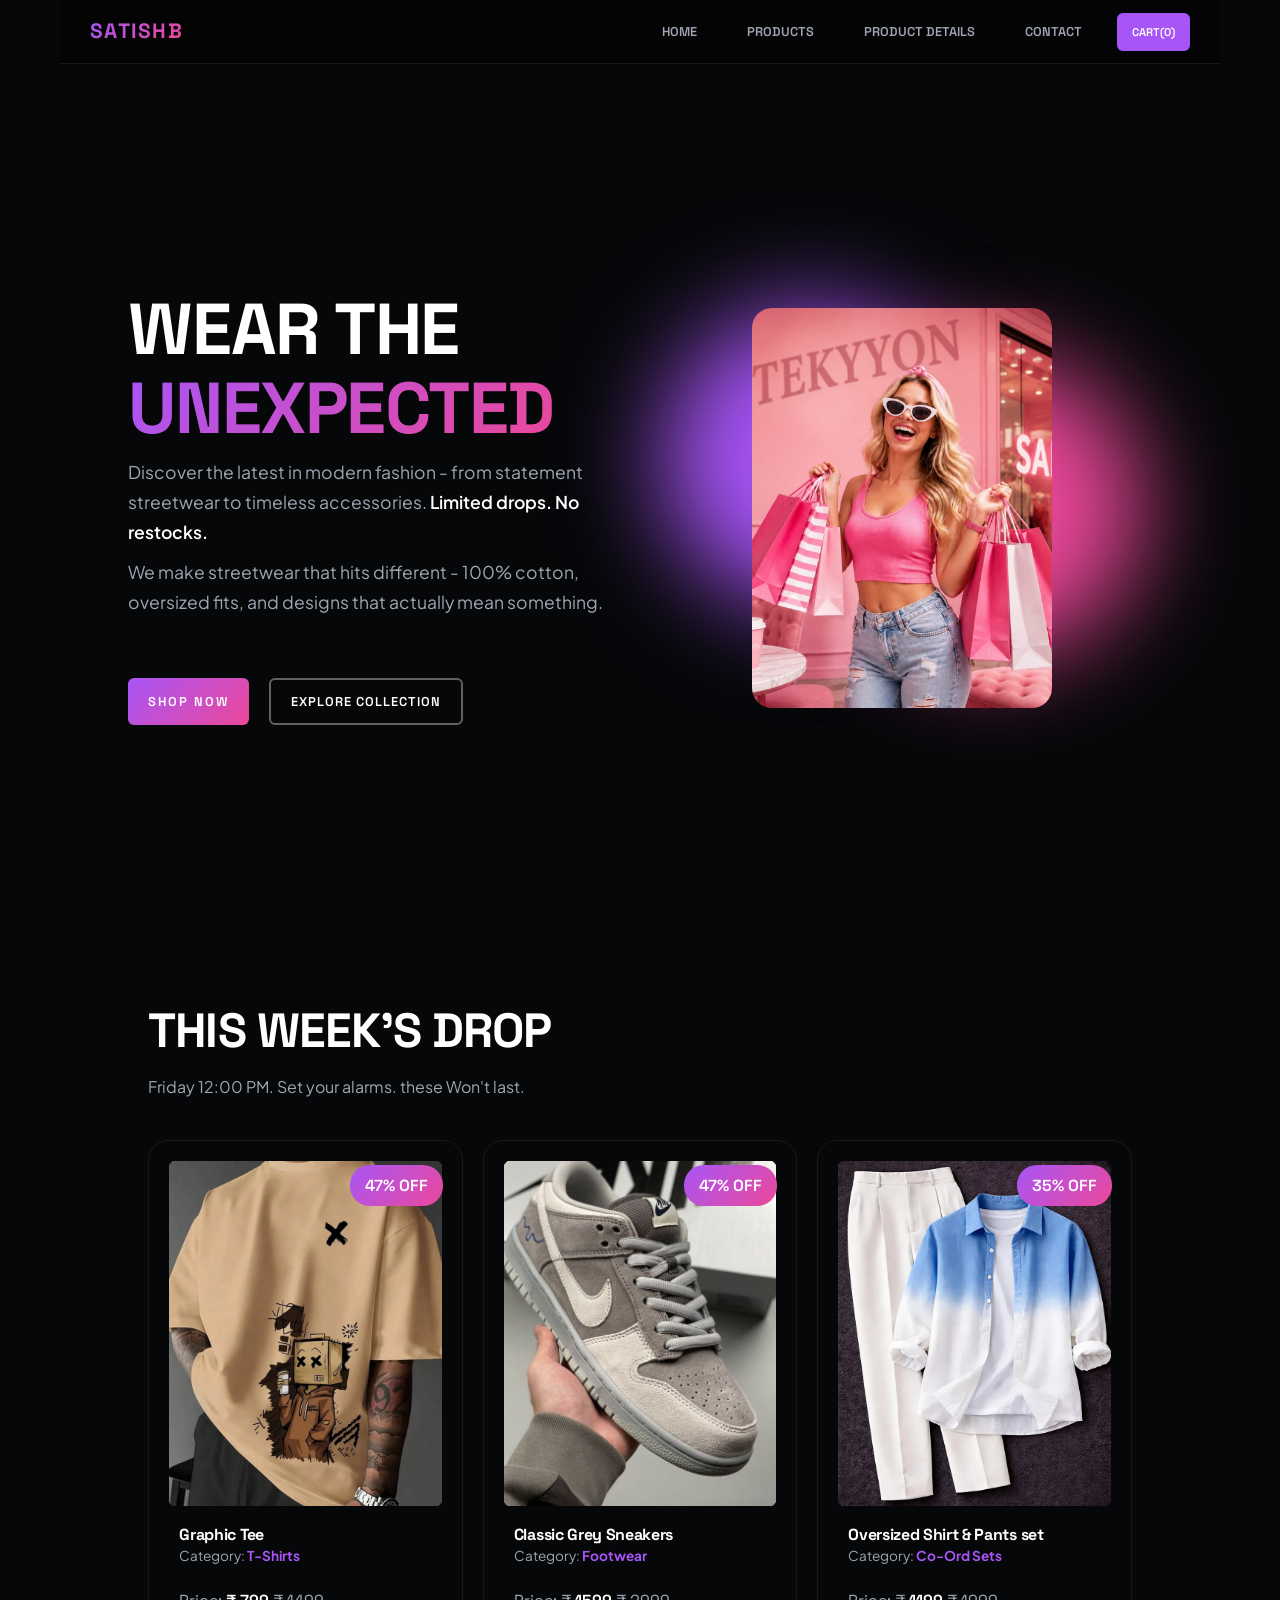
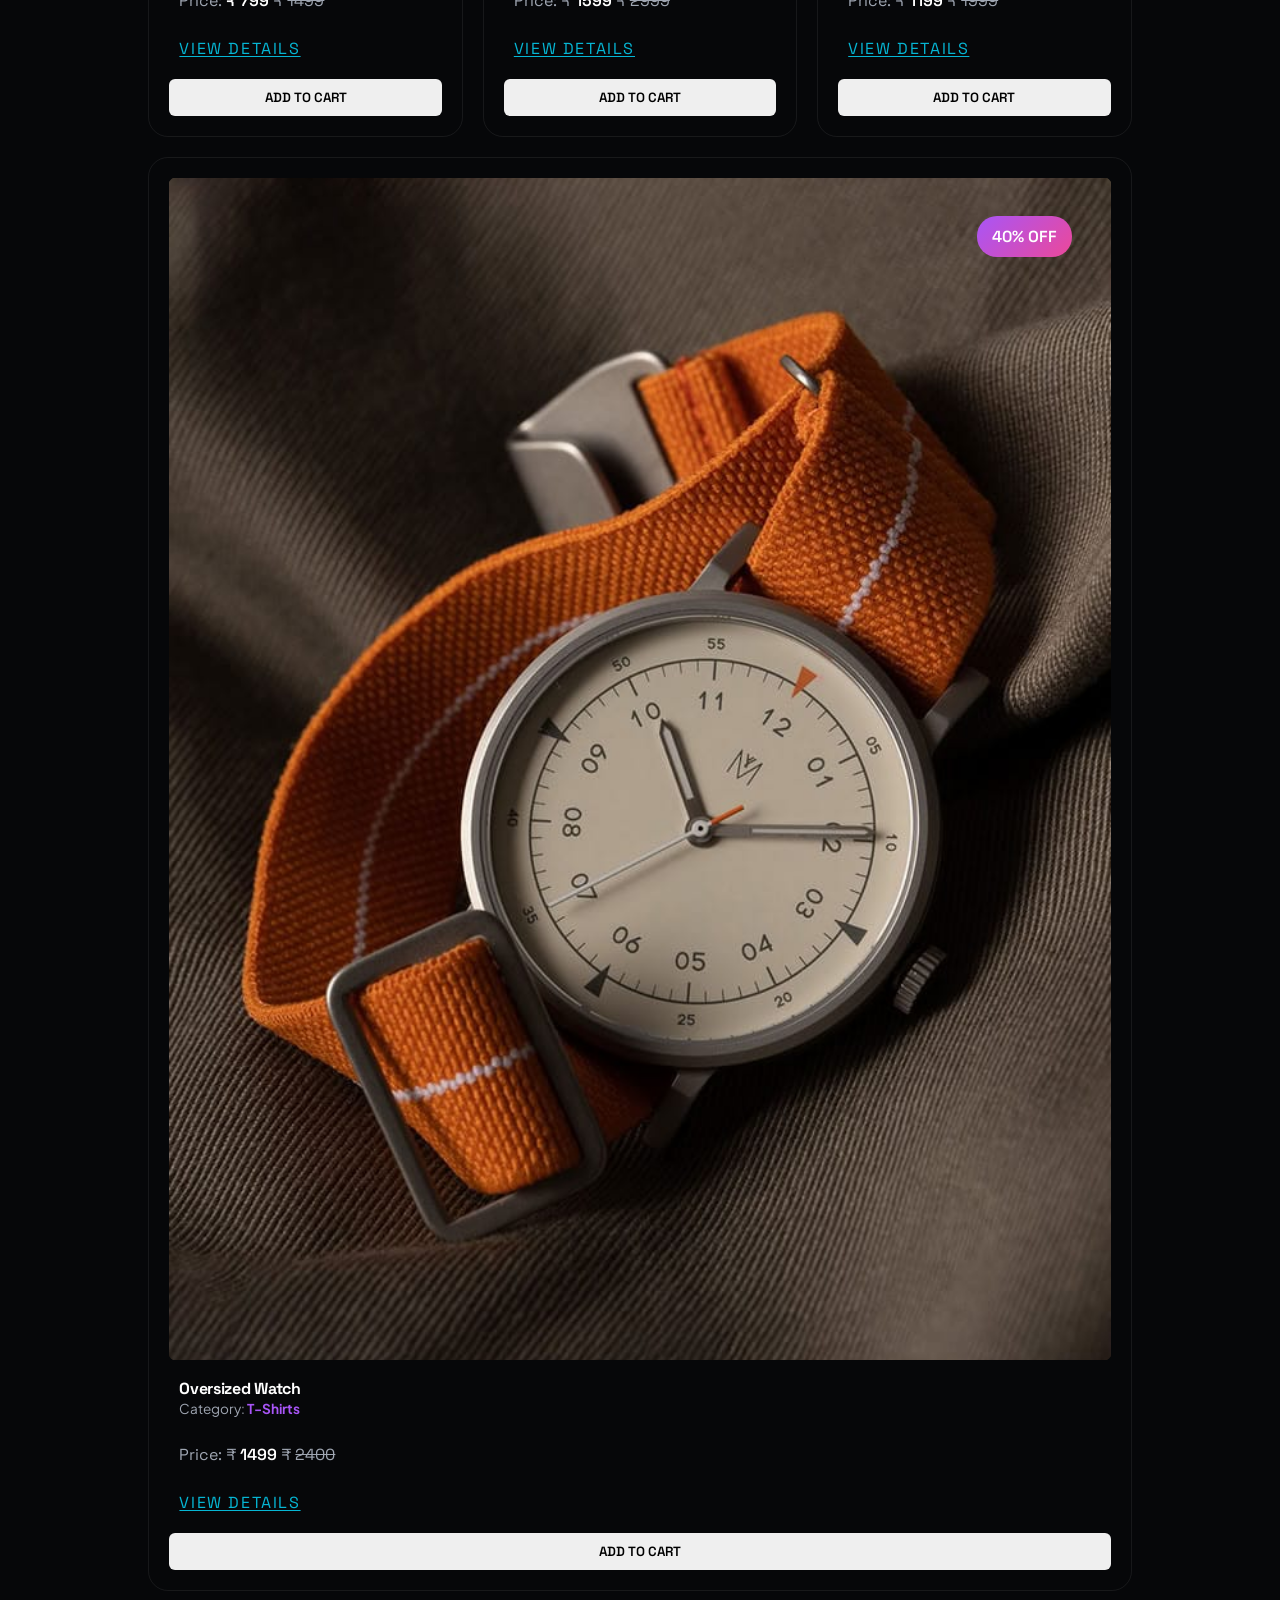
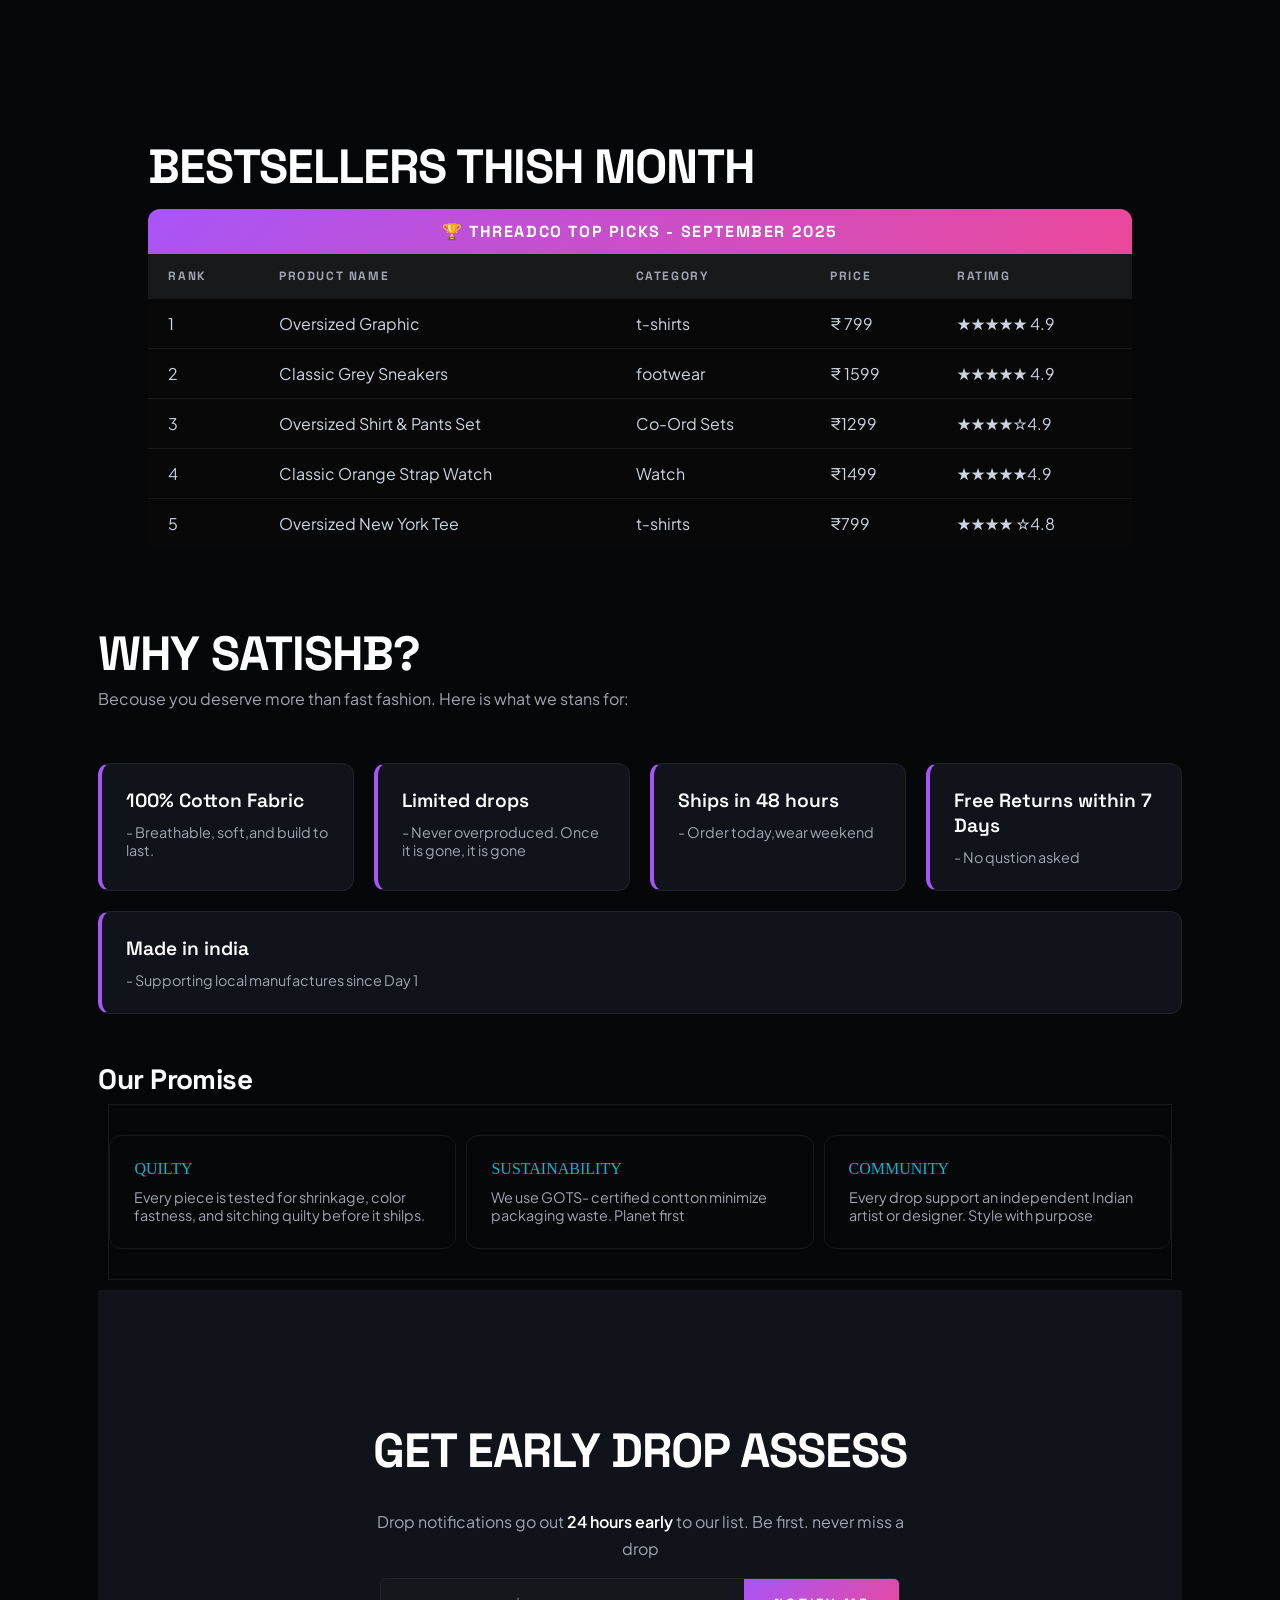
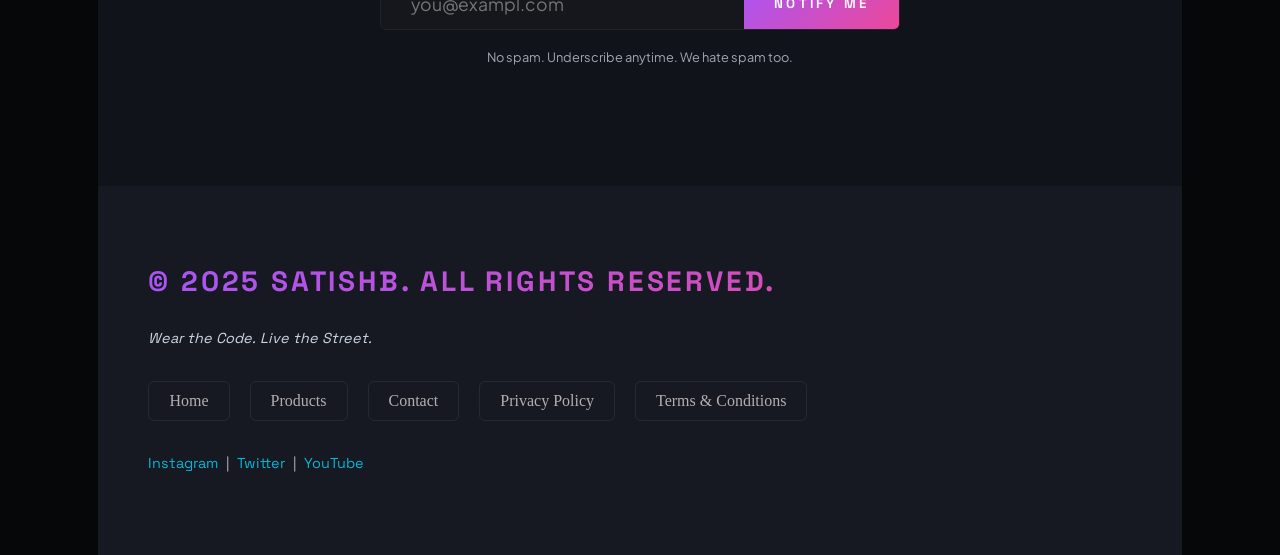
<file: index.html>
<!DOCTYPE html>
<html lang="en">

<head>
    <meta charset="UTF-8">
    <meta name="viewport" content="width=device-width, initial-scale=1.0">
    <title>SatishB. Tekyyon </title>
    <style>

    </style>

    <link rel="stylesheet" href="Style.css">
</head>

<body>

    <header>
        <h1>SatishB</h1>
        <nav>
            <ul>
                <li><a href="">Home</a></li>
                <li><a href="products.html">Products</a></li>
                <li><a href="ProductDetails.html">product Details</a></li>
                <li><a href="Contact.html">contact</a></li>
                <li><a href="">Cart(0)</a></li>
            </ul>
        </nav>


    </header>

    <main>
        <section id="hero">
            <div class="left-hero">

                <h2> Wear The<br> <span id="gradient-text">Unexpected</span> </h2>
                <p> Discover the latest in modern fashion - from statement streetwear to timeless accessories.
                    <strong>Limited drops. No restocks.</strong>
                </p>

                <p>We make streetwear that hits different - 100% cotton, oversized fits, and designs that actually mean
                    something.
                </p>

                <div id="cta">

                    <a href="ProductDetails.html" class="btn1">Shop Now</a>
                    <a href="products.html" class="btn2">Explore Collection </a>
                </div>

            </div>

            <div class="right-hero">

                <div class="glow orb1"> </div>
                <div class="glow orb2"></div>

                <img src="image/image 1.jpeg" alt="" height="400px">
            </div>

        </section>

        <section id="this">
            <h2>This week's Drop</h2>

            <p>Friday 12:00 PM. Set your alarms. these Won't last.</p>


            <div class="cards">

                <article>
                    <figure>

                        <img src="image/image 3.jpeg" width="500" height="" alt="">
                        <figcaption> Oversized drop Tee Vol.3</figcaption>

                    </figure>
                    <h3>Graphic Tee</h3>
                    <p> Category: <span>T-Shirts</span></p>
                    <p>Price:<strong> &#8377; 799</strong> &#8377 <s>1499</s>
                    </p>
                    <p><mark>
                            47% OFF
                        </mark></p>
                    <a href=""> View Details</a>
                    <button>Add to cart</button>

                </article>


                <article>

                    <figure>

                        <img src="image/image 10.jpeg" width="500" height="" alt="">
                        <figcaption> Oversized drop Tee Vol.3</figcaption>

                    </figure>
                    <h3>Classic Grey Sneakers</h3>
                    <p> Category: <span>Footwear</span> </p>
                    <p>Price: &#8377 <strong>1599</strong> &#8377 <s>2999</s>
                    </p>
                    <p><mark>
                            47% OFF
                        </mark></p>
                    <a href=""> View Details</a>
                    <button>Add to cart</button>

                </article>

                <article>

                    <figure>

                        <img src="image/image 6.jpeg" width="500" height="" alt="">
                        <figcaption> Oversized drop Tee Vol.3</figcaption>

                    </figure>
                    <h3>Oversized Shirt & Pants set</h3>
                    <p> Category: <span> Co-Ord Sets</span></p>
                    <p>Price: &#8377 <strong>1199</strong> &#8377 <s>1999</s>
                    </p>
                    <p><mark>
                            35% OFF
                        </mark></p>
                    <a href=""> View Details</a>
                    <button>Add to cart</button>

                </article>

                <article>
                    <figure>

                        <img src="image/image 9.jpeg" width="500" height="" alt="">
                        <figcaption> Oversized drop Tee Vol.3</figcaption>

                    </figure>
                    <h3>Oversized Watch</h3>
                    <p> Category: <span>T-Shirts</span></p>
                    <p>Price: &#8377 <strong>1499</strong> &#8377 <s>2400</s>
                    </p>
                    <p><mark>
                            40% OFF
                        </mark></p>
                    <a href=""> View Details</a>
                    <button>Add to cart</button>
                </article>

            </div>

        </section>

        <section class="best-sellers" id="best-seller-month">
            <h2> Bestsellers thish month</h2>
            <table>
                <tr>
                    <th colspan="5">&#127942 ThreadCo Top Picks - September 2025 </th>

                </tr>
                <tr>
                    <th>Rank</th>
                    <th>Product Name </th>
                    <th>category</th>
                    <th>Price </th>
                    <th>Ratimg</th>
                </tr>
                <tr>
                    <td>1 </td>
                    <td>Oversized Graphic</td>
                    <td>t-shirts</td>
                    <td> &#8377; 799</td>
                    <td> &#9733;&#9733;&#9733;&#9733;&#9733; 4.9</td>
                </tr>
                <tr>
                    <td>2</td>
                    <td>Classic Grey Sneakers </td>
                    <td>footwear</td>
                    <td>&#8377; 1599</td>
                    <td>&#9733;&#9733;&#9733;&#9733;&#9733; 4.9</td>
                </tr>
                <tr>
                    <td>3</td>
                    <td>Oversized Shirt & Pants Set</td>
                    <td>Co-Ord Sets</td>
                    <td>&#8377;1299</td>
                    <td>&#9733;&#9733;&#9733;&#9733;&#9734;4.9</td>
                </tr>
                <tr>
                    <td>4</td>
                    <td>Classic Orange Strap Watch</td>
                    <td>Watch</td>
                    <td>&#8377;1499</td>
                    <td>&#9733;&#9733;&#9733;&#9733;&#9733;4.9</td>
                </tr>
                <tr>
                    <td>5</td>
                    <td>Oversized New York Tee</td>
                    <td>t-shirts</td>
                    <td>&#8377;799</td>
                    <td>&#9733;&#9733;&#9733;&#9733; &#9734;4.8</td>
                </tr>


            </table>


        </section>


        <section id="why-satishb">
            <h2>Why SatishB?</h2>
            <p>Becouse you deserve more than fast fashion. Here is what we stans for:</p>
            <ul>
                <li> <strong>100% Cotton Fabric</strong> - Breathable, soft,and build to last.</li>
                <li><strong>Limited drops </strong>- Never overproduced. Once it is gone, it is gone</li>
                <li><strong>Ships in 48 hours</strong> - Order today,wear weekend </li>
                <li> <strong>Free Returns within 7 Days</strong>- No qustion asked</li>
                <li><strong>Made in india</strong> - Supporting local manufactures since Day 1</li>
            </ul>
            <h3>Our Promise</h3>

            <dl>

                <section>
                    <dt>Quilty
                    <dd> Every piece is tested for shrinkage, color fastness, and sitching quilty before it shilps.</dd>
                    </dt>
                </section>
                <section>
                    <dt>Sustainability
                    <dd>We use GOTS- certified contton minimize packaging waste. Planet first</dd>
                    </dt>
                </section>
                <section>
                    <dt>Community
                    <dd>Every drop support an independent Indian artist or designer. Style with purpose </dd>
                    </dt>
                </section>







            </dl>


        </section>



        <section id="get-early">
            <h2>Get Early Drop Assess</h2>
            <p>Drop notifications go out <strong>24 hours early</strong> to our list. Be first. never miss a drop</p>

            <form action="">

                <!-- <label for="email">Your Email:</label> -->
                <input type="text" name="" id="email" name="email" placeholder="you@exampl.com">
                <button>Notify me</button>

            </form> <br>
            <small>No spam. Underscribe anytime. We hate spam too.</small>


        </section>

    </main>

    <footer id="footer">
        <h3>&copy; 2025 SatishB. All rights reserved.</h3>
        <p><em>Wear the Code. Live the Street.</em></p>
        <nav>
            <ul>
                <li><a href="index.html">Home</a></li>
                <li><a href="products.html">Products</a></li>
                <li><a href="contact.html">Contact</a></li>
                <li><a href="#">Privacy Policy</a></li>
                <li><a href="#">Terms &amp; Conditions</a></li>
            </ul>
        </nav>

        <p>
            <a href="https://www.instagram.com/tekyyon?stkn=MWV4MnNpa290YmE3" target="_blank">Instagram</a>
            &nbsp;|&nbsp;
            <a href="https://twitter.com" target="_blank">Twitter</a>
            &nbsp;|&nbsp;
            <a href="https://www.youtube.com/@tekyyon" target="_blank">YouTube</a>
        </p>
    </footer>




</body>

</html>
</file>
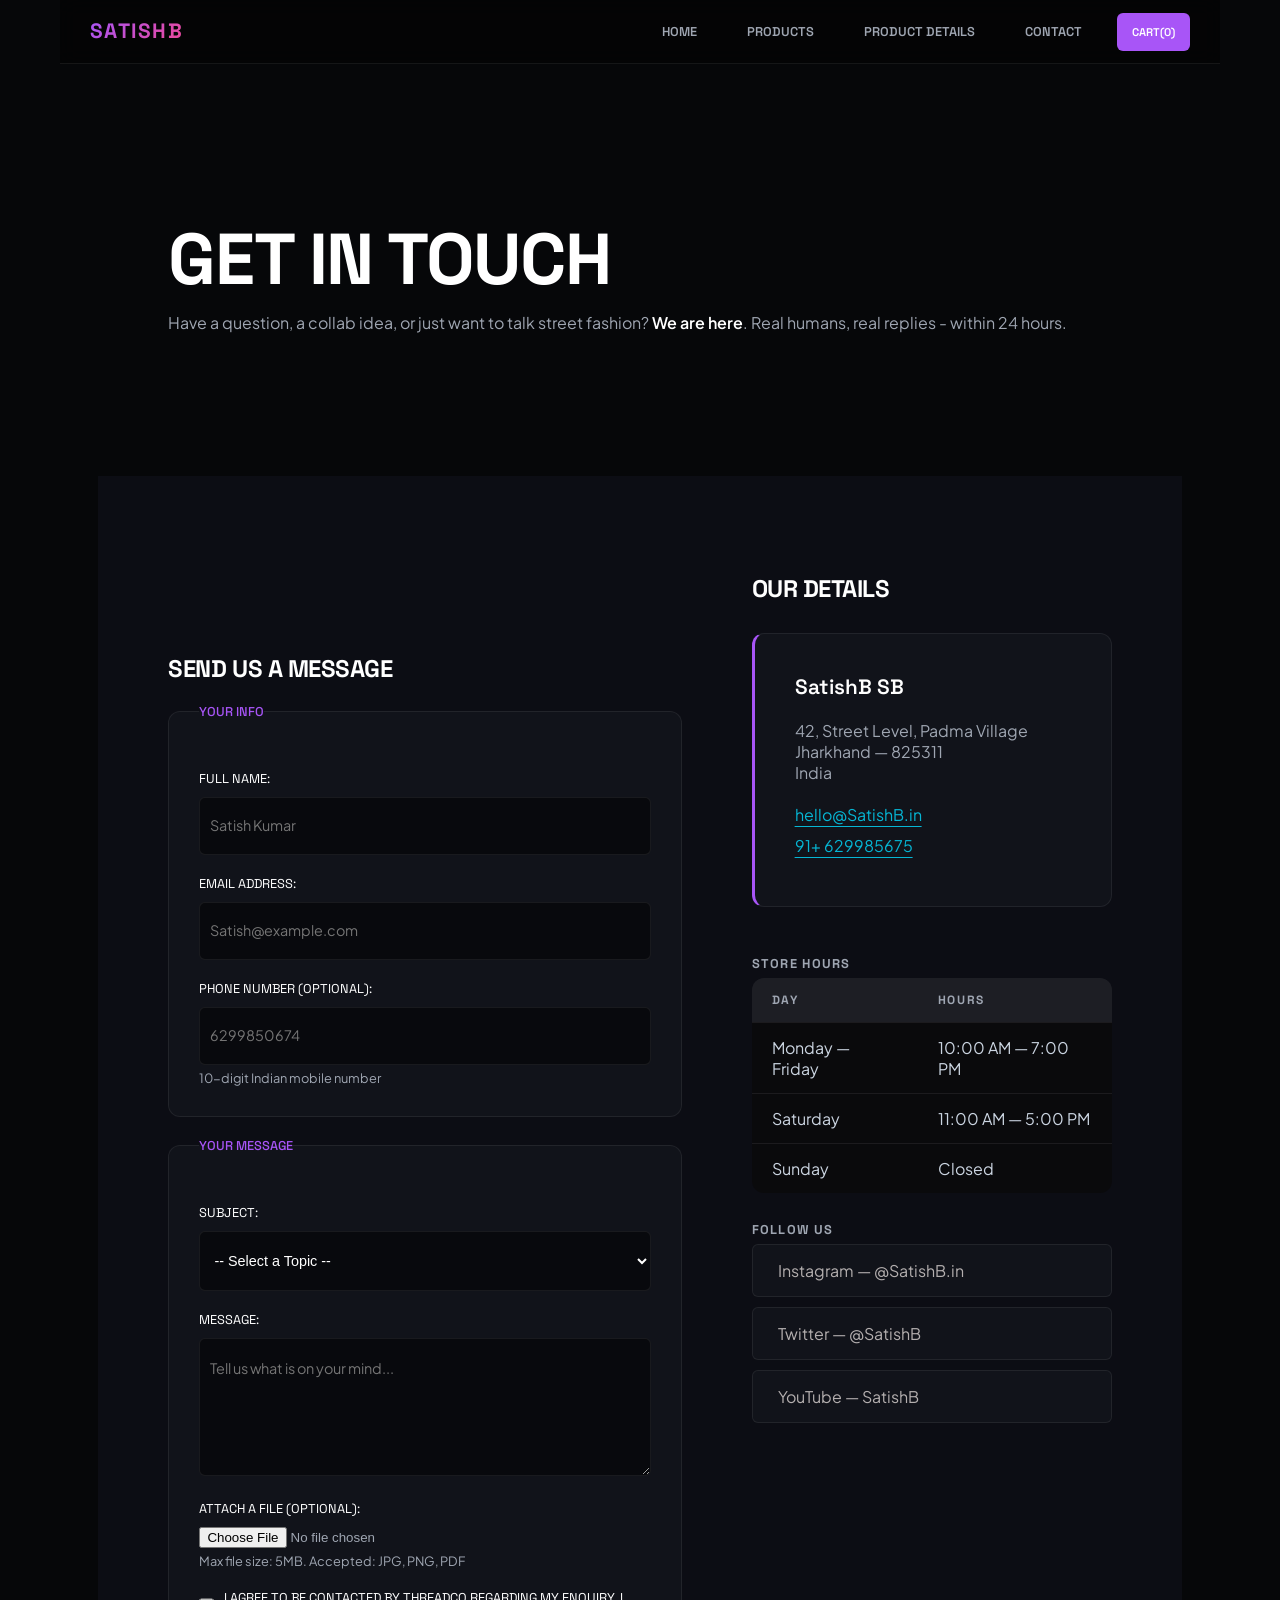
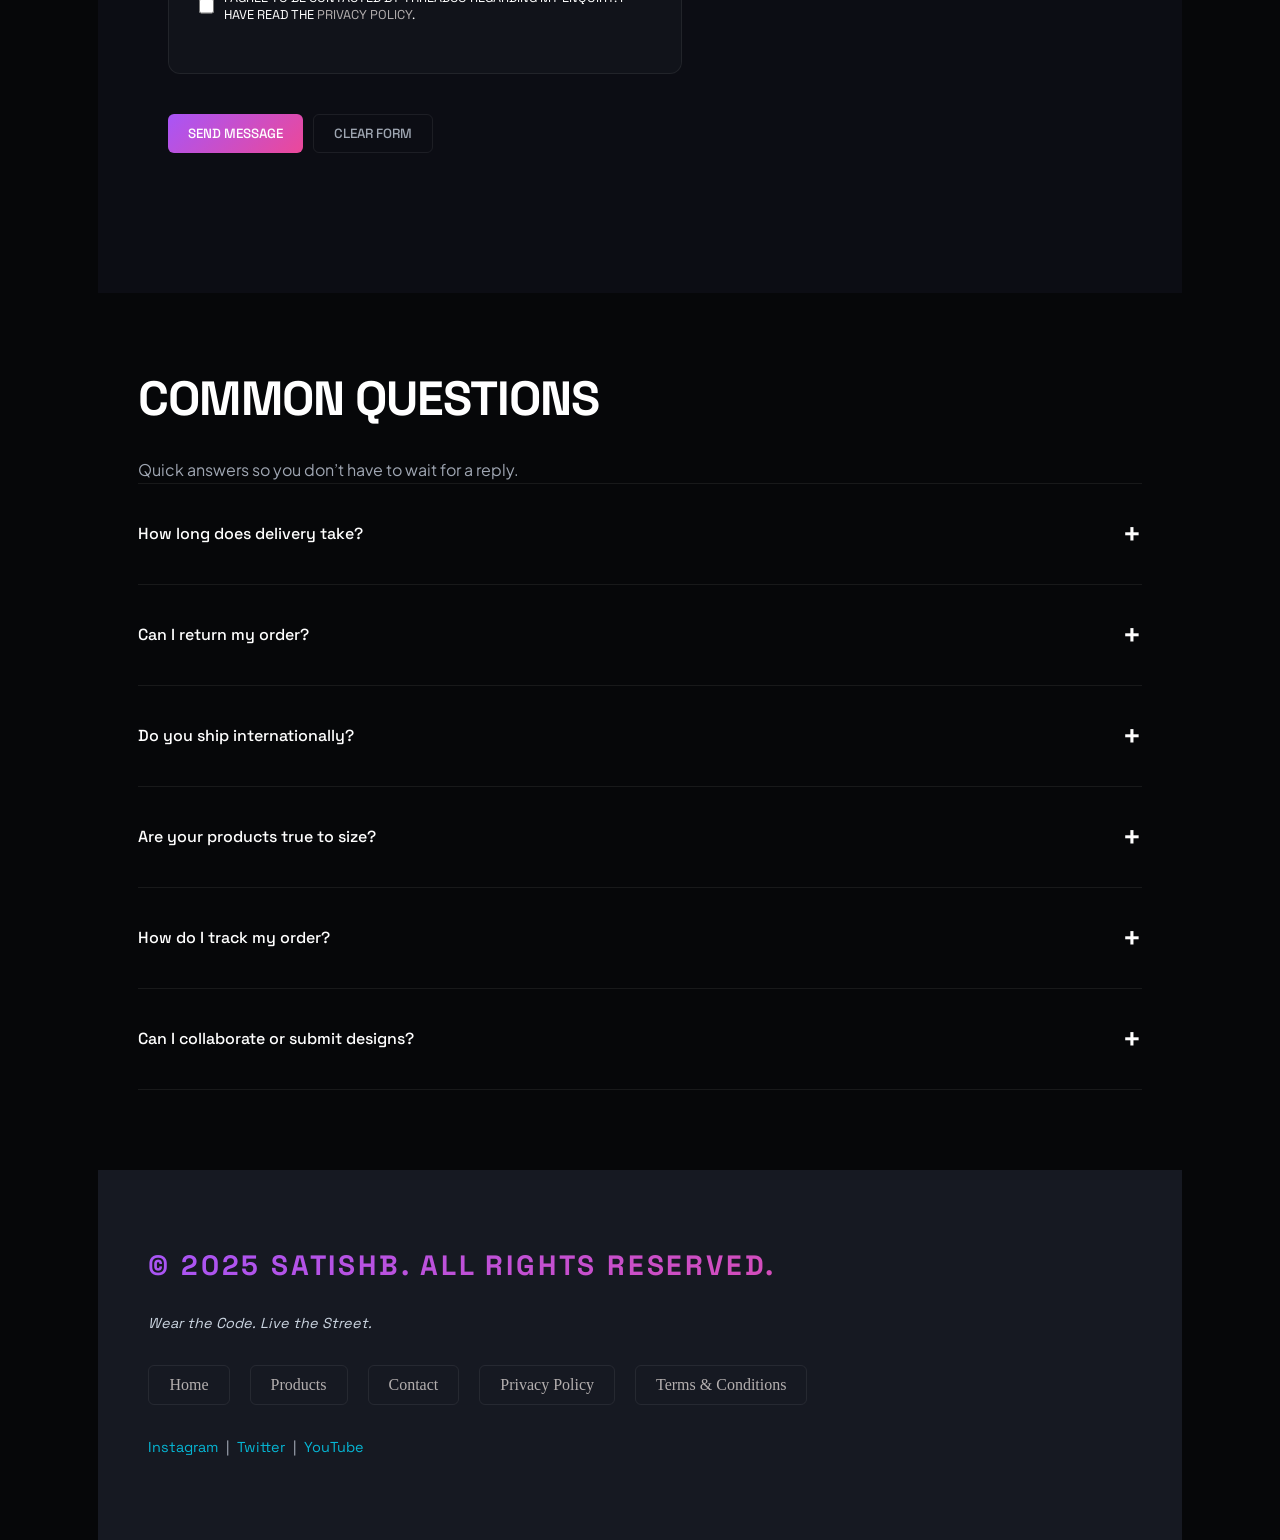
<file: Contact.html>
<!DOCTYPE html>
<html lang="en">

<head>
    <meta charset="UTF-8">
    <meta name="viewport" content="width=device-width, initial-scale=1.0">
   <title>SatishB. Tekyyon </title>
    <link rel="stylesheet" href="Style.css">
</head>

<body>


    <header>
        <h1>SatishB</h1>
        <!-- <p><em>Wear the Code, list the Streey.</em></p> -->
        <nav>
            <ul>
                <li><a href="index.html">Home</a></li>
                <li><a href="products.html">Products</a></li>
                <li><a href="ProductDetails.html">product Details</a></li>
                <li><a href="Contact.html">contact</a></li>
                <li><a href="">Cart(0)</a></li>
            </ul>
        </nav>



    </header>

    <main>
        <section class="get-in-touch">
            <h2>Get In Touch</h2>
            <p>Have a question, a collab idea, or just want to talk street fashion? <strong>We are here</strong>. Real
                humans, real replies - within 24 hours.</p>
        </section>

         <div class="details">
            <section class="send-us-message">
                <h2>Send Us a Message</h2>

                <form action="">

                    <fieldset>
                        <legend>Your Info</legend>

                        <label for="fullname">Full Name:</label>
                        <input type="text" id="fullname" name="fullname" placeholder="Satish Kumar" required
                            minlength="2" maxlength="60">

                        <label for="email">Email Address:</label>
                        <input type="email" id="email" name="email" placeholder="Satish@example.com" required>

                        <label for="phone">Phone Number (optional):</label>
                        <input type="tel" id="phone" name="phone" placeholder="6299850674">
                        <small>10-digit Indian mobile number</small>
                    </fieldset>


                    <fieldset>
                        <legend>Your Message</legend>

                        <label for="subject">Subject:</label>
                        <select id="subject" name="subject" required>
                            <option value="">-- Select a Topic --</option>
                            <option value="order-issue">Order Issue</option>
                            <option value="return-refund">Return / Refund</option>
                            <option value="collaboration">Collaboration / Partnership</option>
                            <option value="wholesale">Wholesale Enquiry</option>
                            <option value="general">General Query</option>
                        </select>

                        <label for="message">Message:</label>
                        <textarea id="message" name="message" rows="6" cols="50"
                            placeholder="Tell us what is on your mind..." required minlength="20"></textarea>

                        <label for="attachment">Attach a File (optional):</label>
                        <input type="file" id="attachment" name="attachment">
                        <small>Max file size: 5MB. Accepted: JPG, PNG, PDF</small>


                        <div class="consent">
                            <input type="checkbox" id="consent" name="consent" required>
                            <label for="consent">
                                I agree to be contacted by ThreadCo regarding my enquiry.
                                I have read the <a href="#">Privacy Policy</a>.
                            </label>
                        </div>
                    </fieldset>


                    <div class="contact-btns">
                        <button type="submit">Send Message</button>
                        <button type="reset">Clear Form</button>
                    </div>

                </form>
            </section>


            <section class="our-details">
                <h2>Our Details</h2>

                <address>
                    <strong>SatishB SB</strong> <br>
                    42, Street Level, Padma Village <br>
                    Jharkhand — 825311 <br>
                    India
                    <br><br>
                    <a href="">hello@SatishB.in</a>
                    <br>
                    <a href="tel:91+ 629985675">91+ 629985675</a>
                </address>

                <div>
                    <h3>Store Hours</h3>
                    <table>
                        <tr>
                            <th>Day</th>
                            <th>Hours</th>
                        </tr>
                        <tr>
                            <td>Monday — Friday</td>
                            <td>10:00 AM — 7:00 PM</td>
                        </tr>
                        <tr>
                            <td>Saturday</td>
                            <td>11:00 AM — 5:00 PM</td>
                        </tr>
                        <tr>
                            <td>Sunday</td>
                            <td>Closed</td>
                        </tr>
                    </table>
                </div>

                <div>
                    <h3>Follow Us</h3>
                    <ul>
                        <li><a href="https://instagram.com" target="_blank">Instagram &mdash; @SatishB.in</a></li>
                        <li><a href="https://twitter.com" target="_blank">Twitter &mdash; @SatishB</a></li>
                        <li><a href="https://youtube.com" target="_blank">YouTube &mdash; SatishB</a></li>
                    </ul>
                </div>
            </section>
        </div>


        <section class="common-questions">

            <h2>Common Questions</h2>
            <p>Quick answers so you don&rsquo;t have to wait for a reply.</p>
            
            <details>
                <summary>How long does delivery take?</summary>
                <p>
                    We ship within <strong>48 hours</strong> of order confirmation.
                    Standard delivery takes <strong>3&mdash;5 business days</strong> across India.
                    Express delivery (1&mdash;2 days) is available at checkout for select pin codes.
                </p>
            </details>

            <details>
                <summary>Can I return my order?</summary>
                <p>
                    Yes! We offer <strong>free returns within 7 days</strong> of delivery.
                    The item must be unworn, unwashed, and in its original packaging with all tags attached.
                    Initiate your return from the Orders section of your account.
                </p>
            </details>

            <details>
                <summary>Do you ship internationally?</summary>
                <p>
                    Not yet &mdash; but we&rsquo;re working on it.
                    International shipping is planned for early 2026.
                    Sign up for our newsletter to get notified first.
                </p>
            </details>

            <details>
                <summary>Are your products true to size?</summary>
                <p>
                    ThreadCo tees and hoodies are <strong>oversized by design</strong>.
                    If you prefer a more fitted look, we recommend sizing down.
                    Check the <a href="product.html#size-chart">Size Guide</a> on any product page for exact
                    measurements.
                </p>
            </details>

            <details>
                <summary>How do I track my order?</summary>
                <p>
                    Once your order ships, you will receive a tracking link via SMS and email.
                    You can also track your order by entering your order ID on our
                    <a href="#">Order Tracking page</a>.
                </p>
            </details>

            <details>
                <summary>Can I collaborate or submit designs?</summary>
                <p>
                    Absolutely. ThreadCo works with independent Indian artists on every drop.
                    If you have a design concept or want to collab, reach out via the form above
                    and select <strong>&ldquo;Collaboration / Partnership&rdquo;</strong> as the subject.
                    We read every single message.
                </p>
            </details>

        </section>
    </main>
           

    <footer id="footer">
        <h3>&copy; 2025 SatishB. All rights reserved.</h3>
        <p><em>Wear the Code. Live the Street.</em></p>
        <nav>
            <ul>
                <li><a href="index.html">Home</a></li>
                <li><a href="products.html">Products</a></li>
                <li><a href="contact.html">Contact</a></li>
                <li><a href="#">Privacy Policy</a></li>
                <li><a href="#">Terms &amp; Conditions</a></li>
            </ul>
        </nav>

        <p>
            <a href="https://www.instagram.com/tekyyon?stkn=MWV4MnNpa290YmE3" target="_blank">Instagram</a>
            &nbsp;|&nbsp;
            <a href="https://twitter.com" target="_blank">Twitter</a>
            &nbsp;|&nbsp;
            <a href="https://www.youtube.com/@tekyyon" target="_blank">YouTube</a>
        </p>
    </footer>


</body>

</html>
</file>
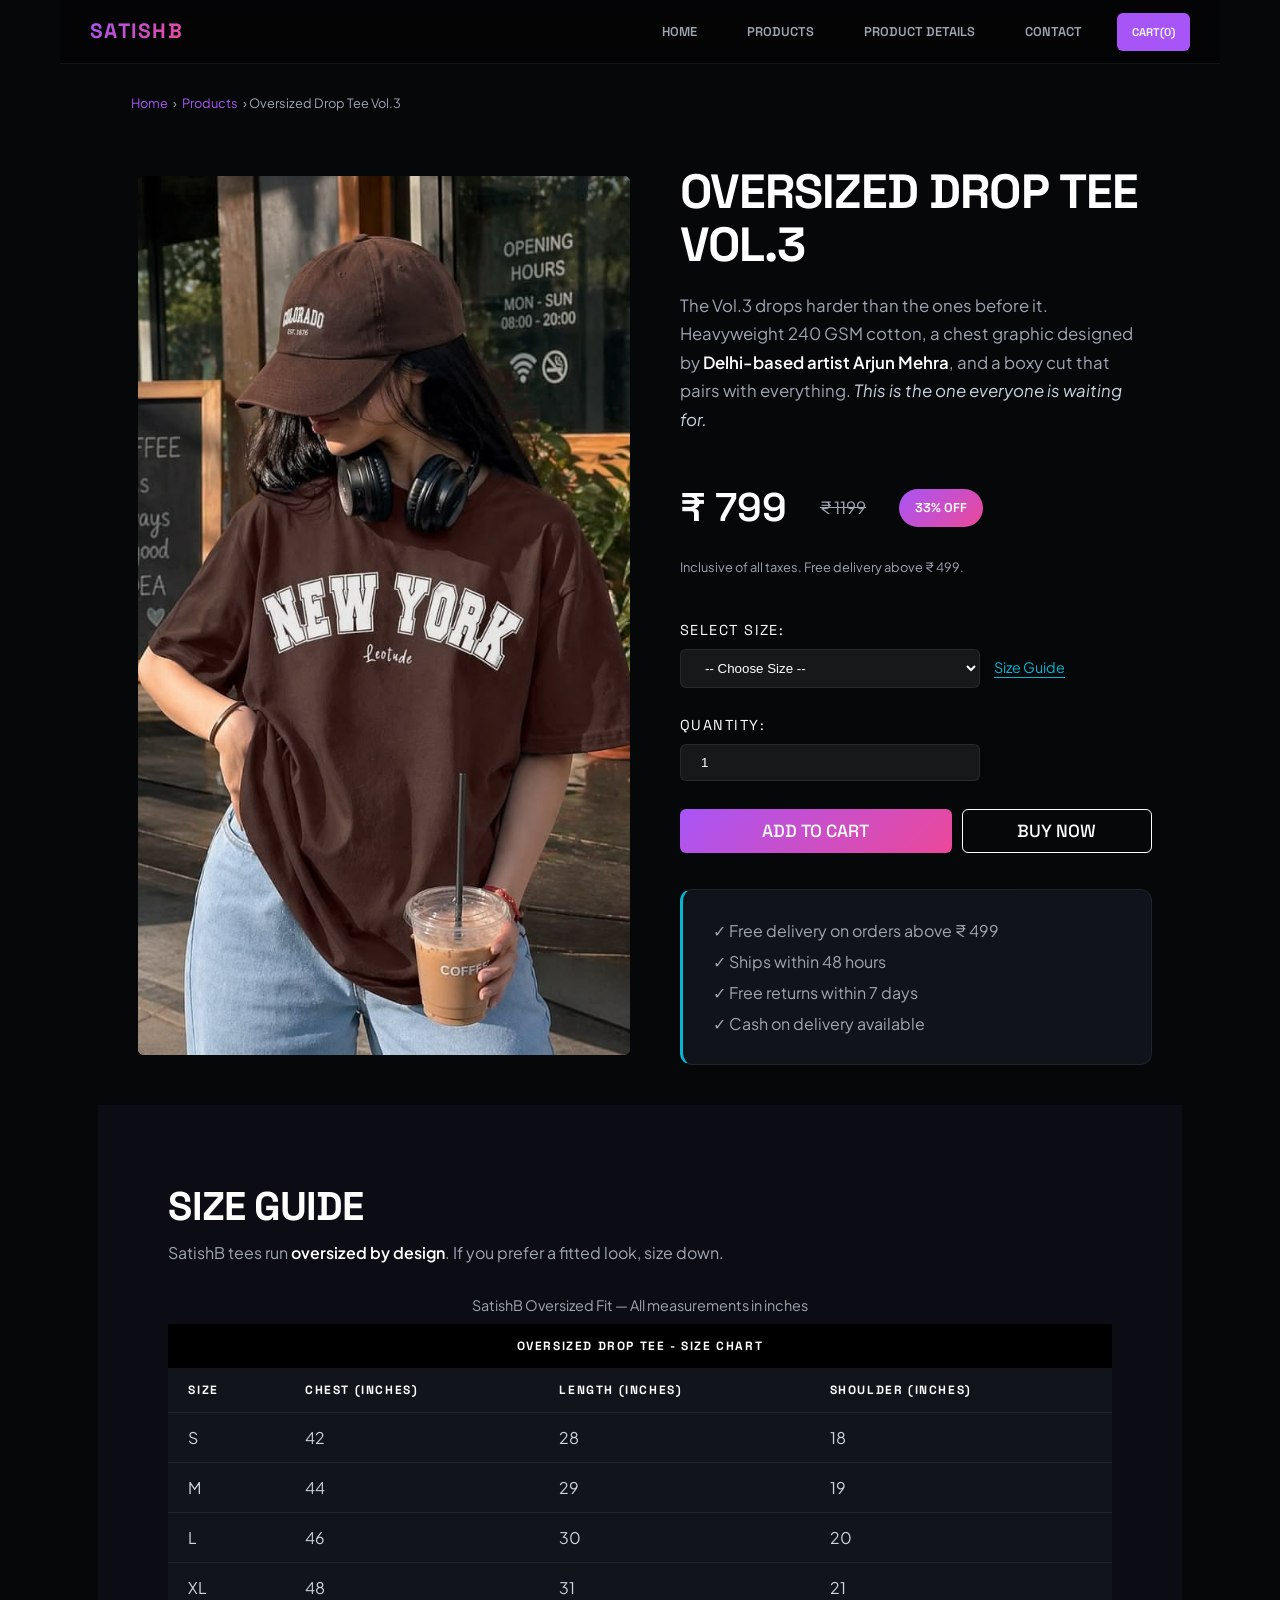
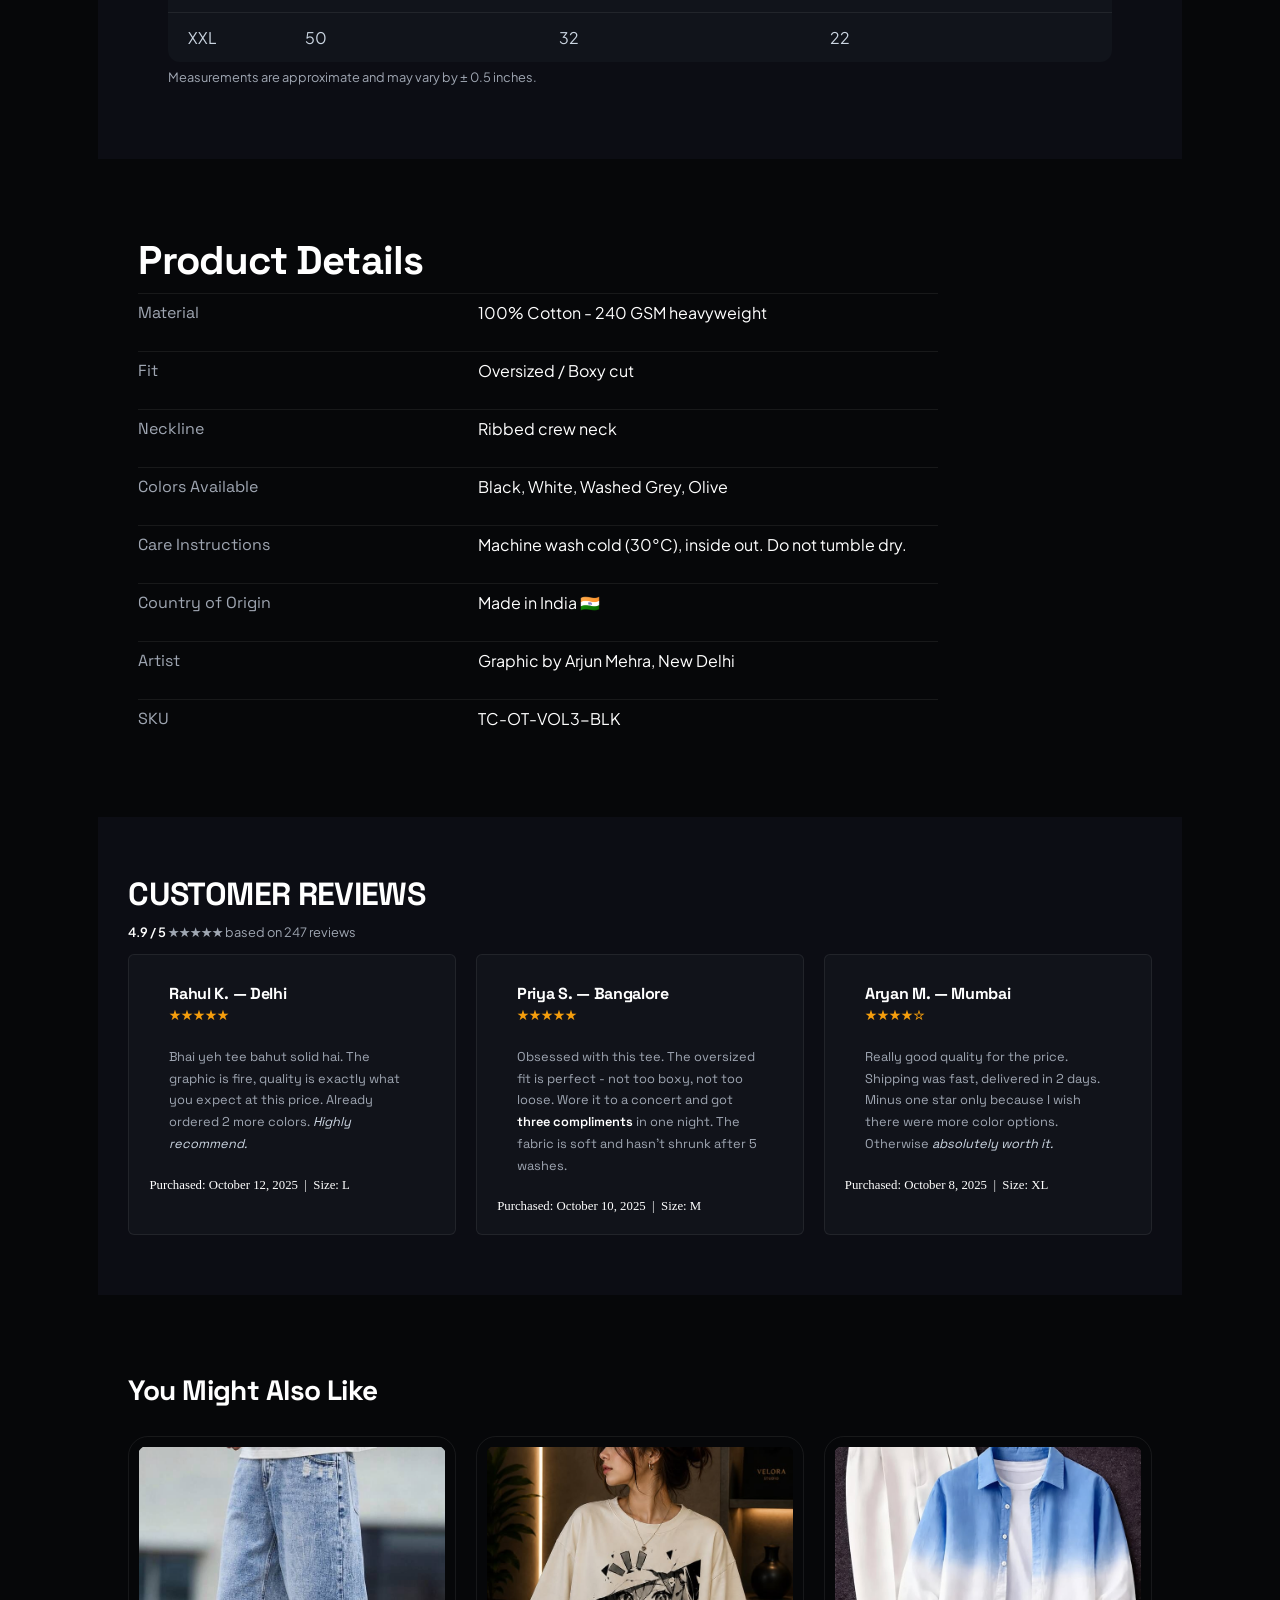
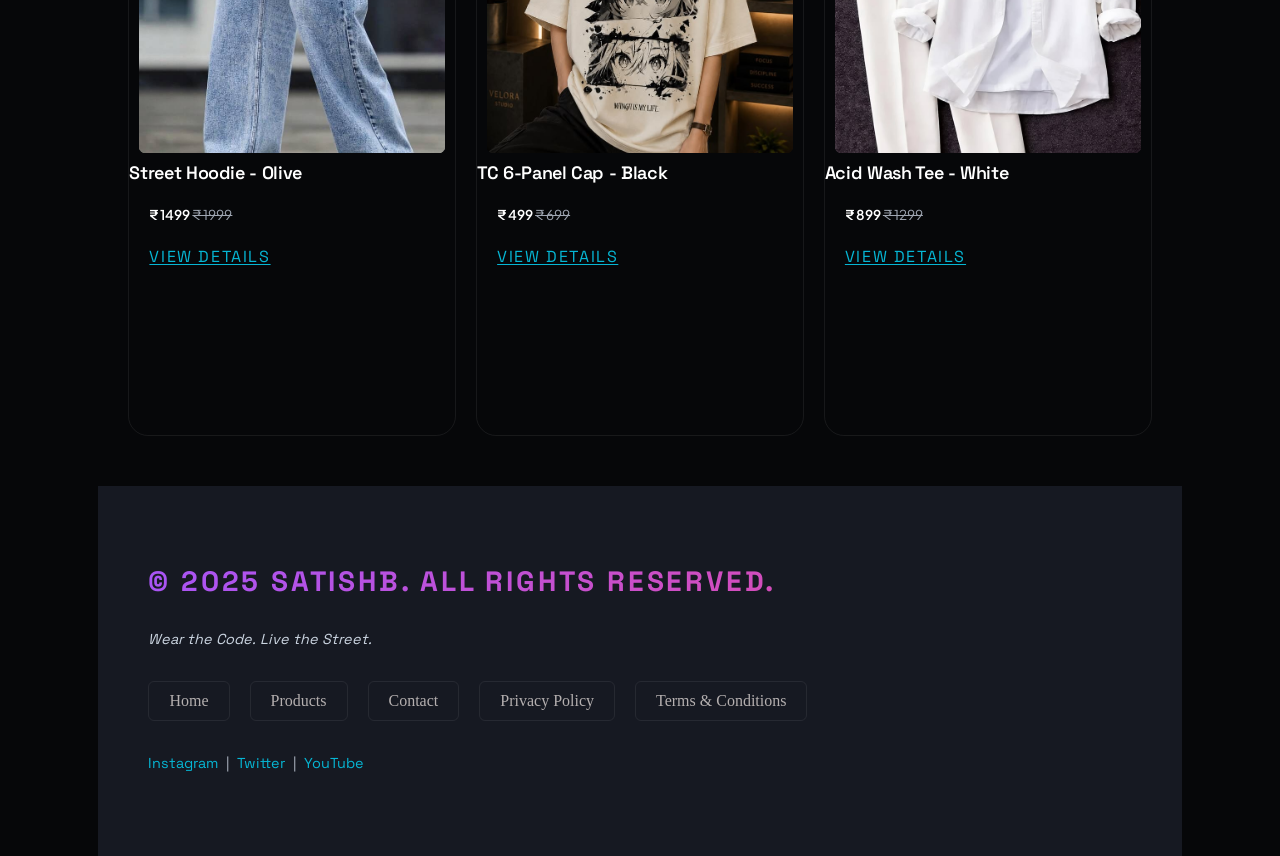
<file: ProductDetails.html>
<!DOCTYPE html>
<html lang="en">

<head>
    <meta charset="UTF-8">
    <meta name="viewport" content="width=device-width, initial-scale=1.0">
    <title>SatishB. Tekyyon </title>
    <style>

    </style>

    <link rel="stylesheet" href="Style.css">
</head>

<body>

    <header>
        <h1>SatishB</h1>
        <nav>
            <ul>
                <li><a href="">Home</a></li>
                <li><a href="products.html">Products</a></li>
                <li><a href="ProductDetails.html">product Details</a></li>
                <li><a href="Contact.html">contact</a></li>
                <li><a href="">Cart(0)</a></li>
            </ul>
        </nav>


    </header>

    <main>
        <nav aria-label="breadcrumb">
            <a href="index.html">Home</a>
            &rsaquo;
            <a href="products.html">Products</a>
            &rsaquo;
            Oversized Drop Tee Vol.3
        </nav>

        <section id="product-detail">
            <figure>
                <img src="image/image 5.jpeg" alt="ThreadCo Oversized Drop Tee Vol.3 - front view, black colorway">
                <figcaption>Oversized Drop Tee Vol.3 - Black Colorway</figcaption>
            </figure>

            <div class="product-detail-left">
                <h2>Oversized Drop Tee Vol.3</h2>
                <p>
                    The Vol.3 drops harder than the ones before it. Heavyweight 240 GSM cotton,
                    a chest graphic designed by <strong>Delhi-based artist Arjun Mehra</strong>,
                    and a boxy cut that pairs with everything.
                    <em>This is the one everyone is waiting for.</em>
                </p>

                <p>
                    <strong>&#8377; 799</strong>
                    &nbsp;
                    <s>&#8377; 1199</s>
                    &nbsp;
                    <mark>33% OFF</mark>
                </p>

                <p><small>Inclusive of all taxes. Free delivery above &#8377; 499.</small></p>

                <label for="size-select">Select Size:</label>
                <select id="size-select" name="size">
                    <option value="">-- Choose Size --</option>
                    <option value="S">S</option>
                    <option value="M">M</option>
                    <option value="L">L</option>
                    <option value="XL">XL</option>
                    <option value="XXL">XXL</option>
                </select>
                <a href="#size-chart">Size Guide</a>

                <br><br>

                <label for="quantity">Quantity:</label>
                <input type="number" id="quantity" name="quantity" value="1" min="1" max="10">

                <br><br>

                <div class="product-detail-btns">
                    <button type="button">Add to Cart</button>
                    <button type="button">Buy Now</button>
                </div>

                <br><br>

                <ul>
                    <li>&#10003; Free delivery on orders above &#8377; 499</li>
                    <li>&#10003; Ships within 48 hours</li>
                    <li>&#10003; Free returns within 7 days</li>
                    <li>&#10003; Cash on delivery available</li>
                </ul>
            </div>
        </section>


        <section id="size-chart" class="best-sellers">
            <h2>Size Guide</h2>
            <p>SatishB tees run <strong>oversized by design</strong>. If you prefer a fitted look, size down.</p>
            <div class="table-scroll">
                <table>
                    <caption>SatishB Oversized Fit &mdash; All measurements in inches</caption>
                    <tr>
                        <th colspan="4">Oversized Drop Tee - Size Chart</th>
                    </tr>
                    <tr>
                        <th>Size</th>
                        <th>Chest (inches)</th>
                        <th>Length (inches)</th>
                        <th>Shoulder (inches)</th>
                    </tr>
                    <tr>
                        <td>S</td>
                        <td>42</td>
                        <td>28</td>
                        <td>18</td>
                    </tr>
                    <tr>
                        <td>M</td>
                        <td>44</td>
                        <td>29</td>
                        <td>19</td>
                    </tr>
                    <tr>
                        <td>L</td>
                        <td>46</td>
                        <td>30</td>
                        <td>20</td>
                    </tr>
                    <tr>
                        <td>XL</td>
                        <td>48</td>
                        <td>31</td>
                        <td>21</td>
                    </tr>
                    <tr>
                        <td>XXL</td>
                        <td>50</td>
                        <td>32</td>
                        <td>22</td>
                    </tr>
                </table>
            </div>
            <p><small>Measurements are approximate and may vary by &#177; 0.5 inches.</small></p>
        </section>

        <section id="product-details">
            <h2>Product Details</h2>
            <dl>
                <div>
                    <dt>Material</dt>
                    <dd>100% Cotton - 240 GSM heavyweight</dd>
                </div>

                <div>
                    <dt>Fit</dt>
                    <dd>Oversized / Boxy cut</dd>
                </div>

                <div>
                    <dt>Neckline</dt>
                    <dd>Ribbed crew neck</dd>
                </div>

                <div>
                    <dt>Colors Available</dt>
                    <dd>Black, White, Washed Grey, Olive</dd>
                </div>

                <div>
                    <dt>Care Instructions</dt>
                    <dd>Machine wash cold (30&deg;C), inside out. Do not tumble dry.</dd>
                </div>

                <div>
                    <dt>Country of Origin</dt>
                    <dd>Made in India &#127470;&#127475;</dd>
                </div>

                <div>
                    <dt>Artist</dt>
                    <dd>Graphic by Arjun Mehra, New Delhi</dd>
                </div>

                <div>
                    <dt>SKU</dt>
                    <dd>TC-OT-VOL3-BLK</dd>
                </div>
            </dl>
        </section>

        <section class="customer-reviews">
            <h2>Customer Reviews</h2>
            <p>
                <strong>4.9 / 5</strong>
                &#9733;&#9733;&#9733;&#9733;&#9733;
                based on 247 reviews
            </p>

            <div class="customer-reviews-details">
                <article>
                    <h3>Rahul K. &mdash; Delhi</h3>
                    <p>&#9733;&#9733;&#9733;&#9733;&#9733;</p>
                    <p>
                        Bhai yeh tee bahut solid hai. The graphic is fire, quality is exactly what
                        you expect at this price. Already ordered 2 more colors.
                        <em>Highly recommend.</em>
                    </p>
                    <small>Purchased: October 12, 2025 &nbsp;|&nbsp; Size: L</small>
                </article>

                <article>
                    <h3>Priya S. &mdash; Bangalore</h3>
                    <p>&#9733;&#9733;&#9733;&#9733;&#9733;</p>
                    <p>
                        Obsessed with this tee. The oversized fit is perfect - not too boxy,
                        not too loose. Wore it to a concert and got <strong>three compliments</strong> in one night.
                        The fabric is soft and hasn't shrunk after 5 washes.
                    </p>
                    <small>Purchased: October 10, 2025 &nbsp;|&nbsp; Size: M</small>
                </article>

                <article>
                    <h3>Aryan M. &mdash; Mumbai</h3>
                    <p>&#9733;&#9733;&#9733;&#9733;&#9734;</p>
                    <p>
                        Really good quality for the price. Shipping was fast, delivered in 2 days.
                        Minus one star only because I wish there were more color options.
                        Otherwise <em>absolutely worth it.</em>
                    </p>
                    <small>Purchased: October 8, 2025 &nbsp;|&nbsp; Size: XL</small>
                </article>
            </div>

        </section>

        <section class="might-also-like">
            <h3>You Might Also Like</h3>

            <div class="also-like-items">
                <article>
                    <figure>
                        <img src="image/image 11.jpeg" alt="ThreadCo Street Hoodie in Olive">
                        <figcaption>Street Hoodie - Olive</figcaption>
                    </figure>
                    <h4>Street Hoodie - Olive</h4>
                    <p><strong>&#8377; 1499</strong> <s>&#8377; 1999</s></p>
                    <a href="product.html">View Details</a>
                </article>

                <article>
                    <figure>
                        <img src="image/image 4.jpeg" alt="ThreadCo TC 6-Panel Cap in Black">
                        <figcaption>TC 6-Panel Cap - Black</figcaption>
                    </figure>
                    <h4>TC 6-Panel Cap - Black</h4>
                    <p><strong>&#8377; 499</strong> <s>&#8377; 699</s></p>
                    <a href="product.html">View Details</a>
                </article>

                <article>
                    <figure>
                        <img src="image/image 6.jpeg" alt="ThreadCo Acid Wash Tee in White">
                        <figcaption>Acid Wash Tee - White</figcaption>
                    </figure>
                    <h4>Acid Wash Tee - White</h4>
                    <p><strong>&#8377; 899</strong> <s>&#8377; 1299</s></p>
                    <a href="product.html">View Details</a>
                </article>
            </div>
        </section>
    </main>

<footer id="footer">
        <h3>&copy; 2025 SatishB. All rights reserved.</h3>
        <p><em>Wear the Code. Live the Street.</em></p>
        <nav>
            <ul>
                <li><a href="index.html">Home</a></li>
                <li><a href="products.html">Products</a></li>
                <li><a href="contact.html">Contact</a></li>
                <li><a href="#">Privacy Policy</a></li>
                <li><a href="#">Terms &amp; Conditions</a></li>
            </ul>
        </nav>

        <p>
            <a href="https://www.instagram.com/tekyyon?stkn=MWV4MnNpa290YmE3" target="_blank">Instagram</a>
            &nbsp;|&nbsp;
            <a href="https://twitter.com" target="_blank">Twitter</a>
            &nbsp;|&nbsp;
            <a href="https://www.youtube.com/@tekyyon" target="_blank">YouTube</a>
        </p>
    </footer>

</body>

</html>
</file>
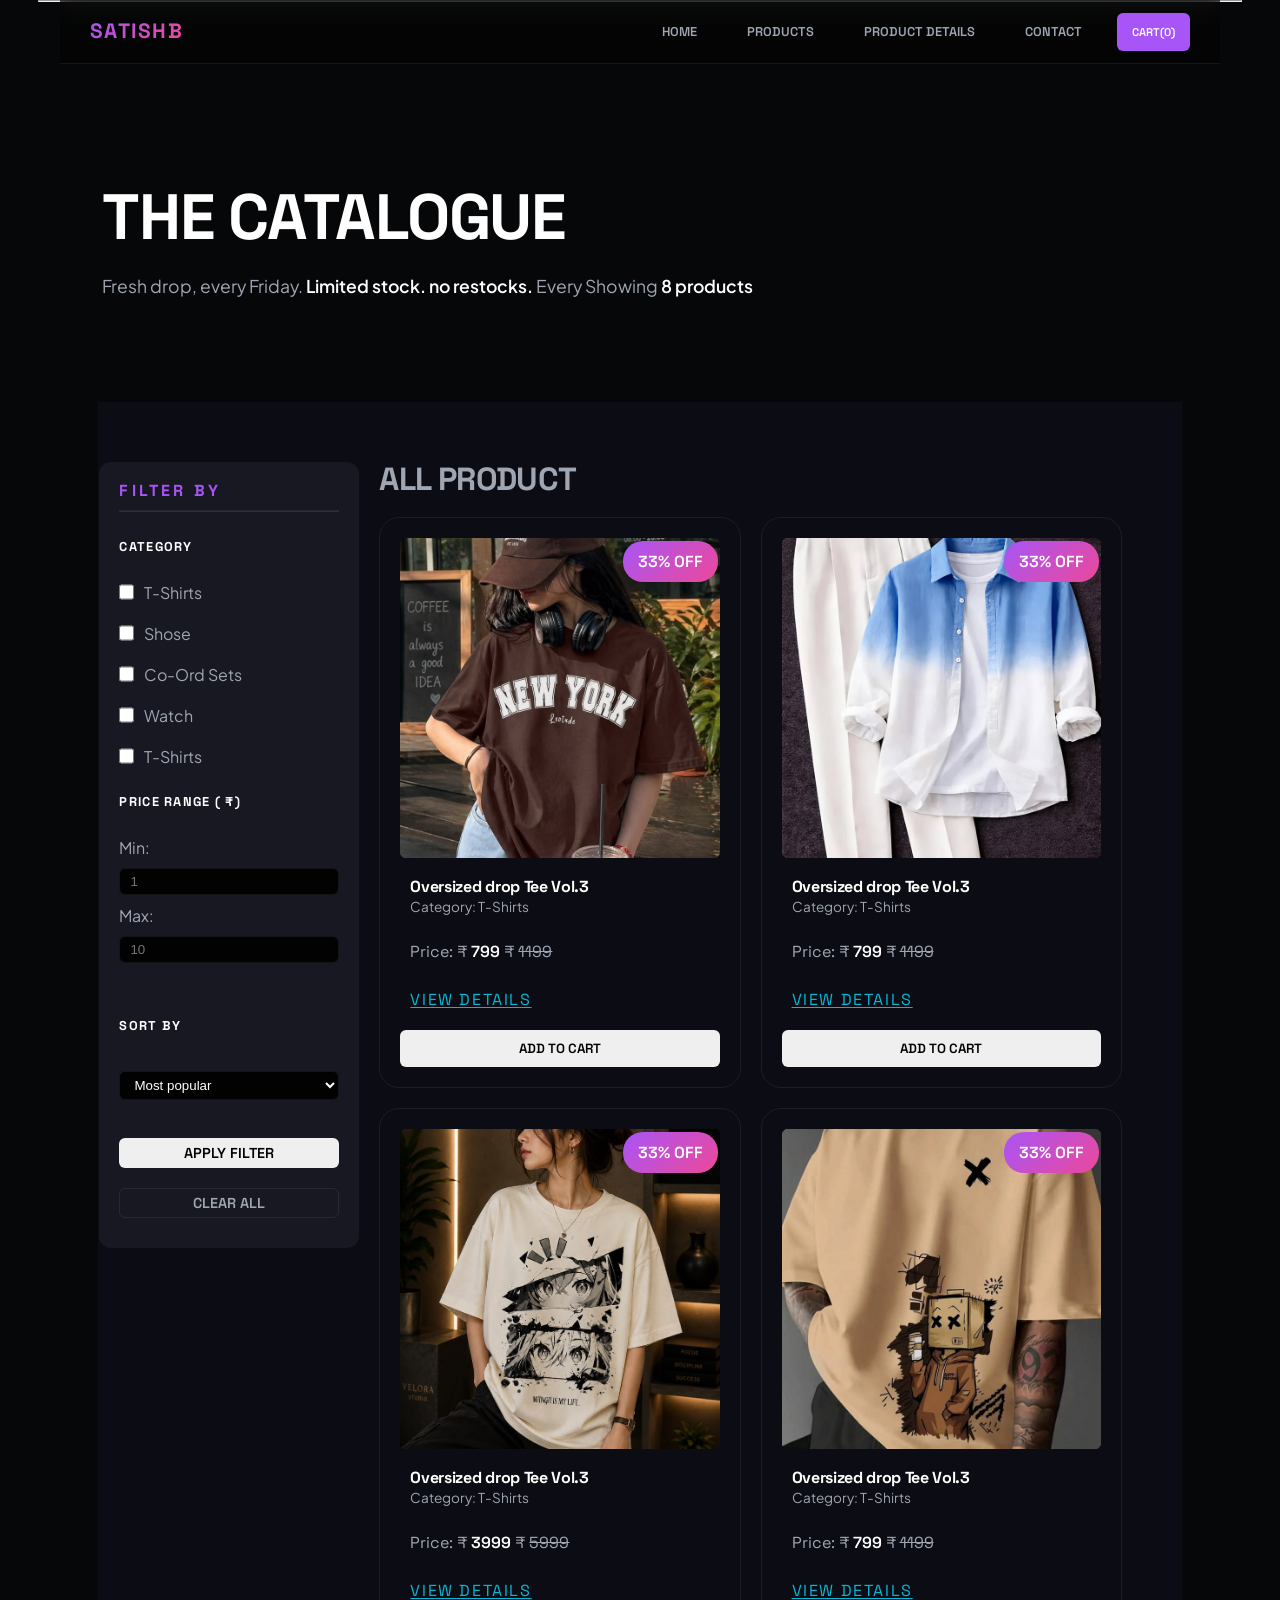
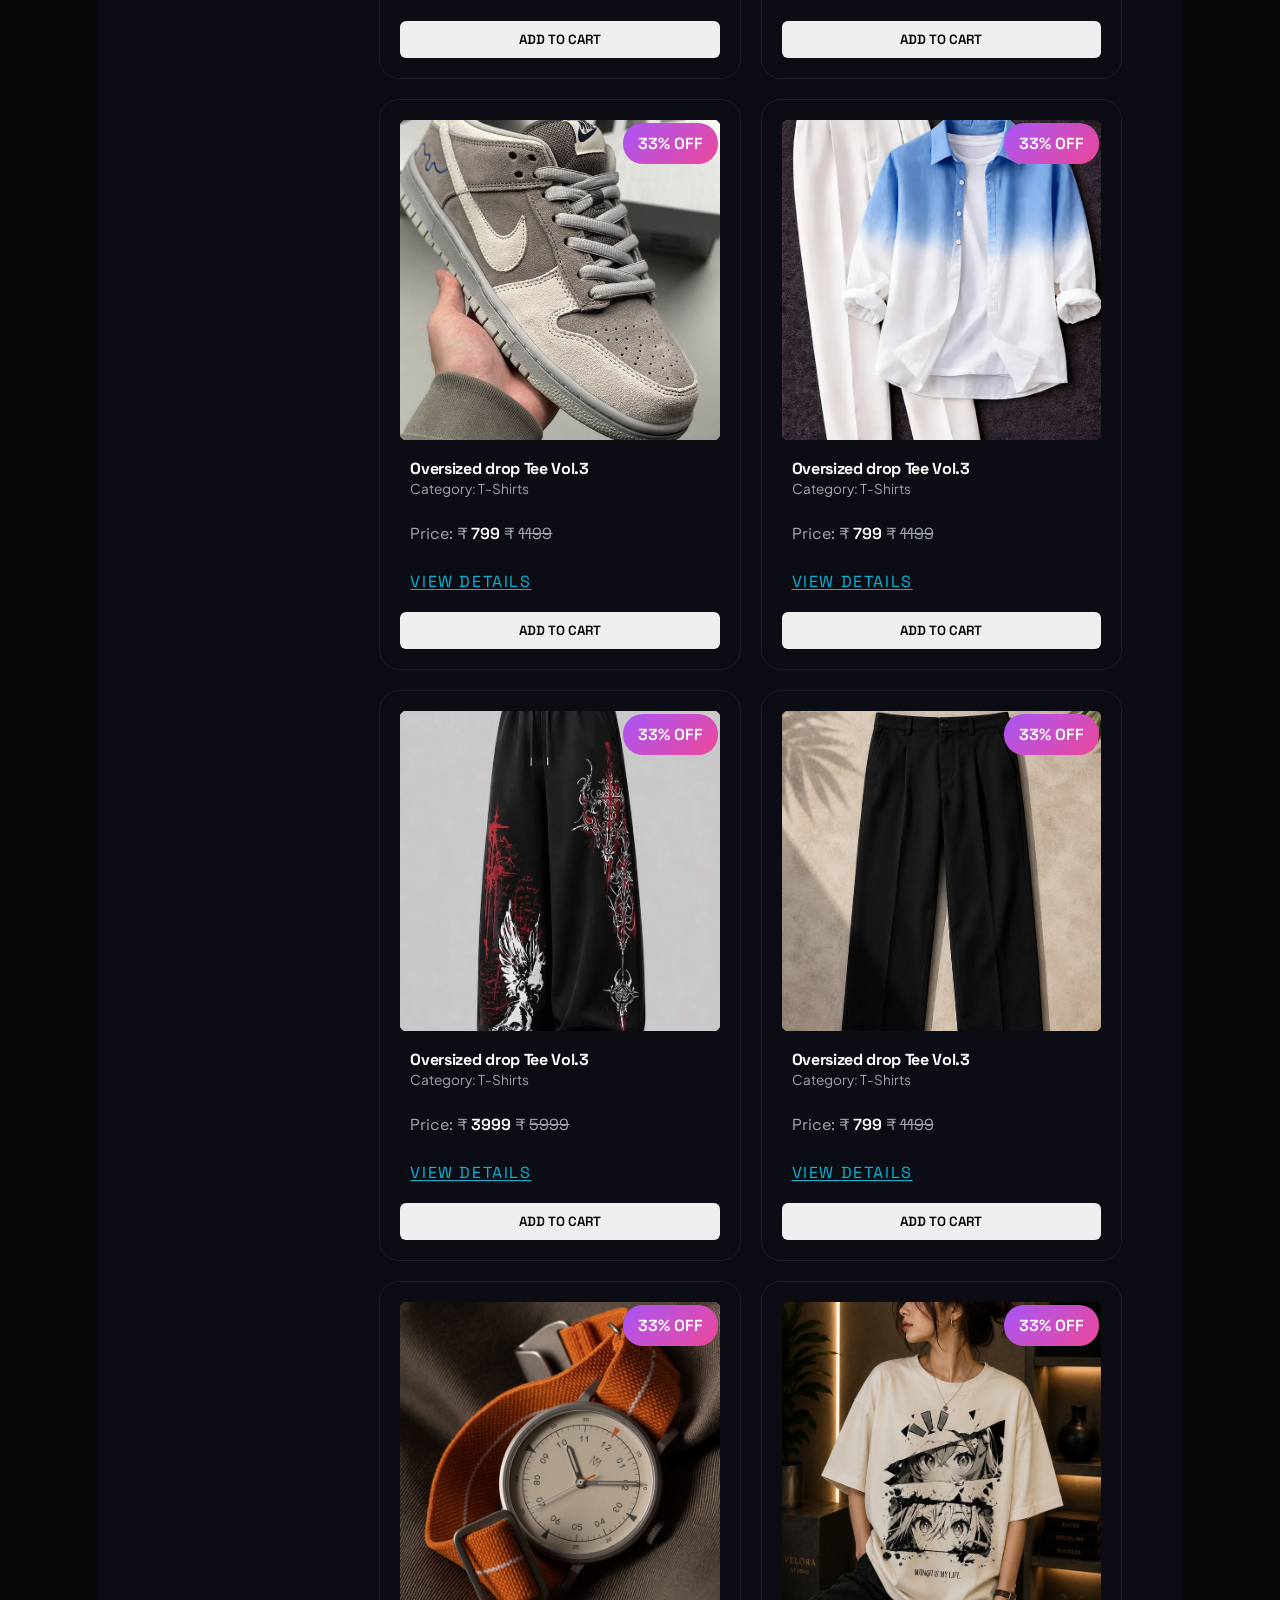
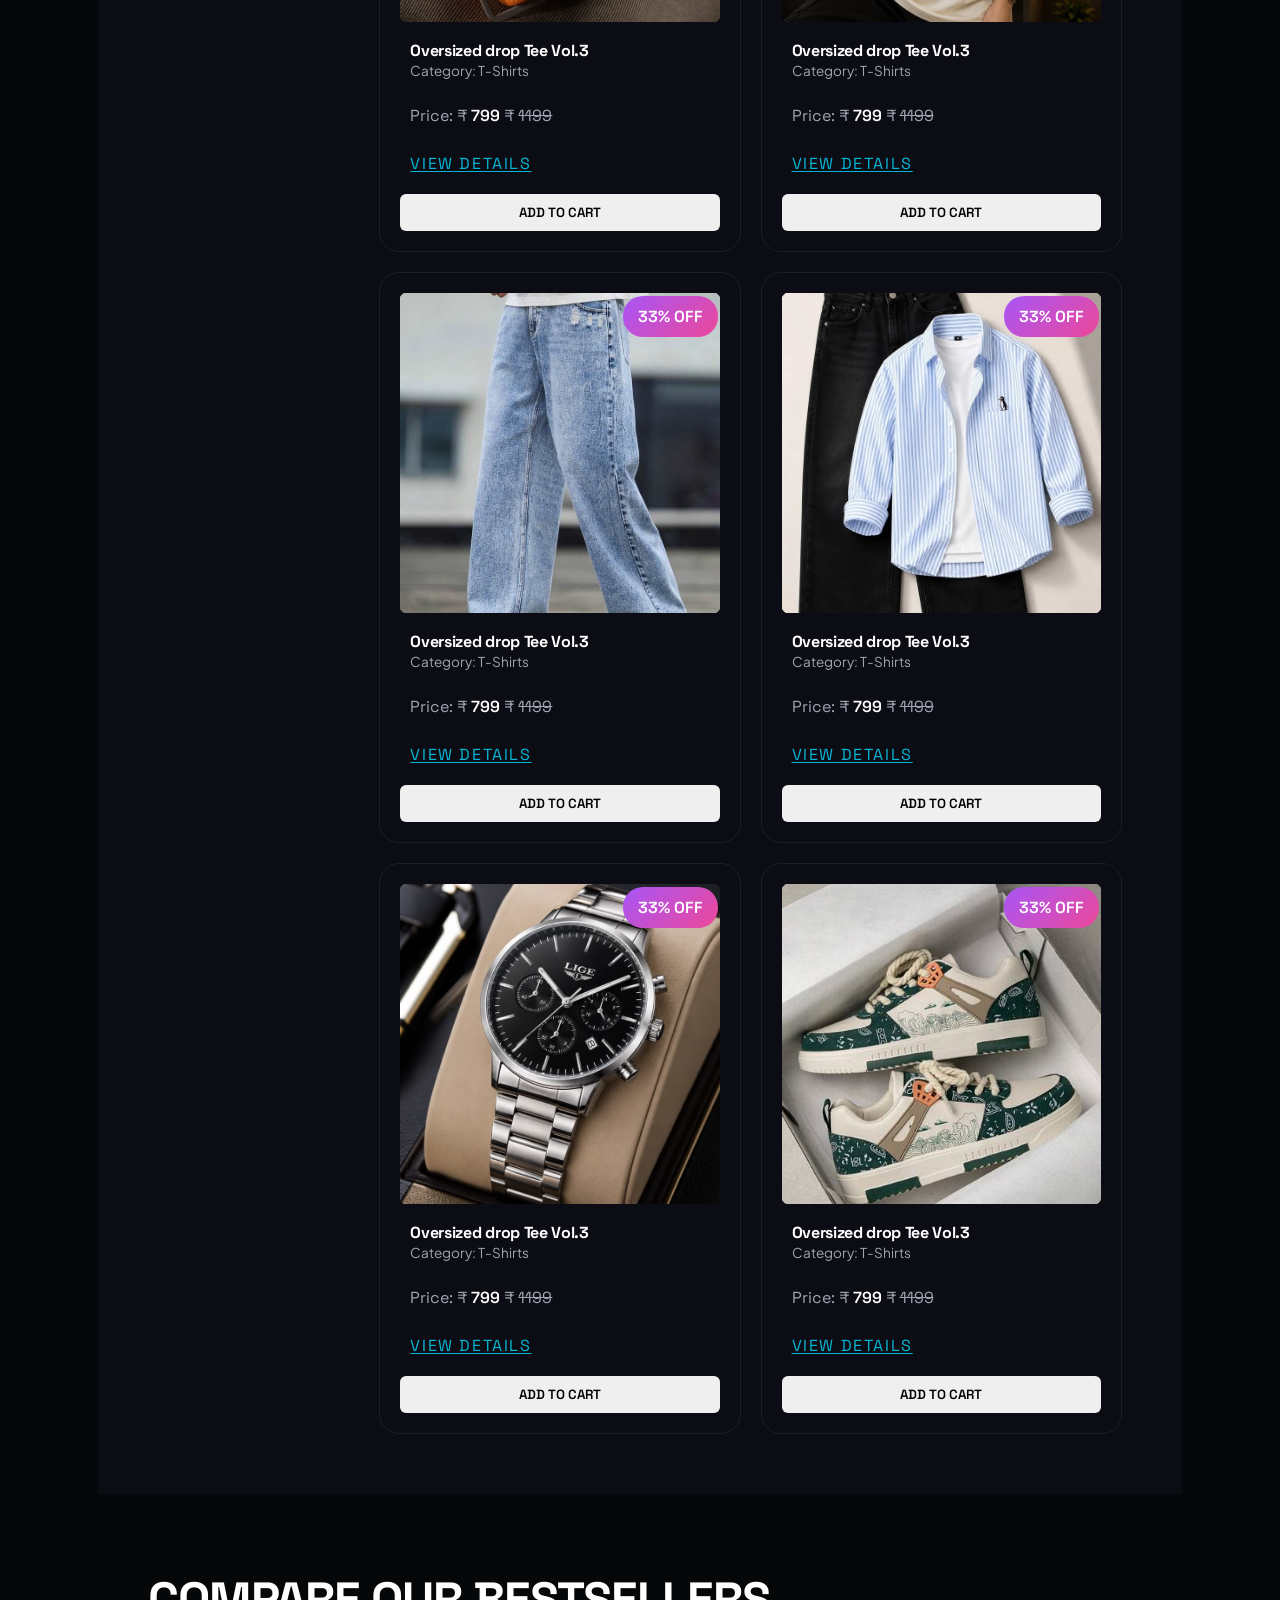
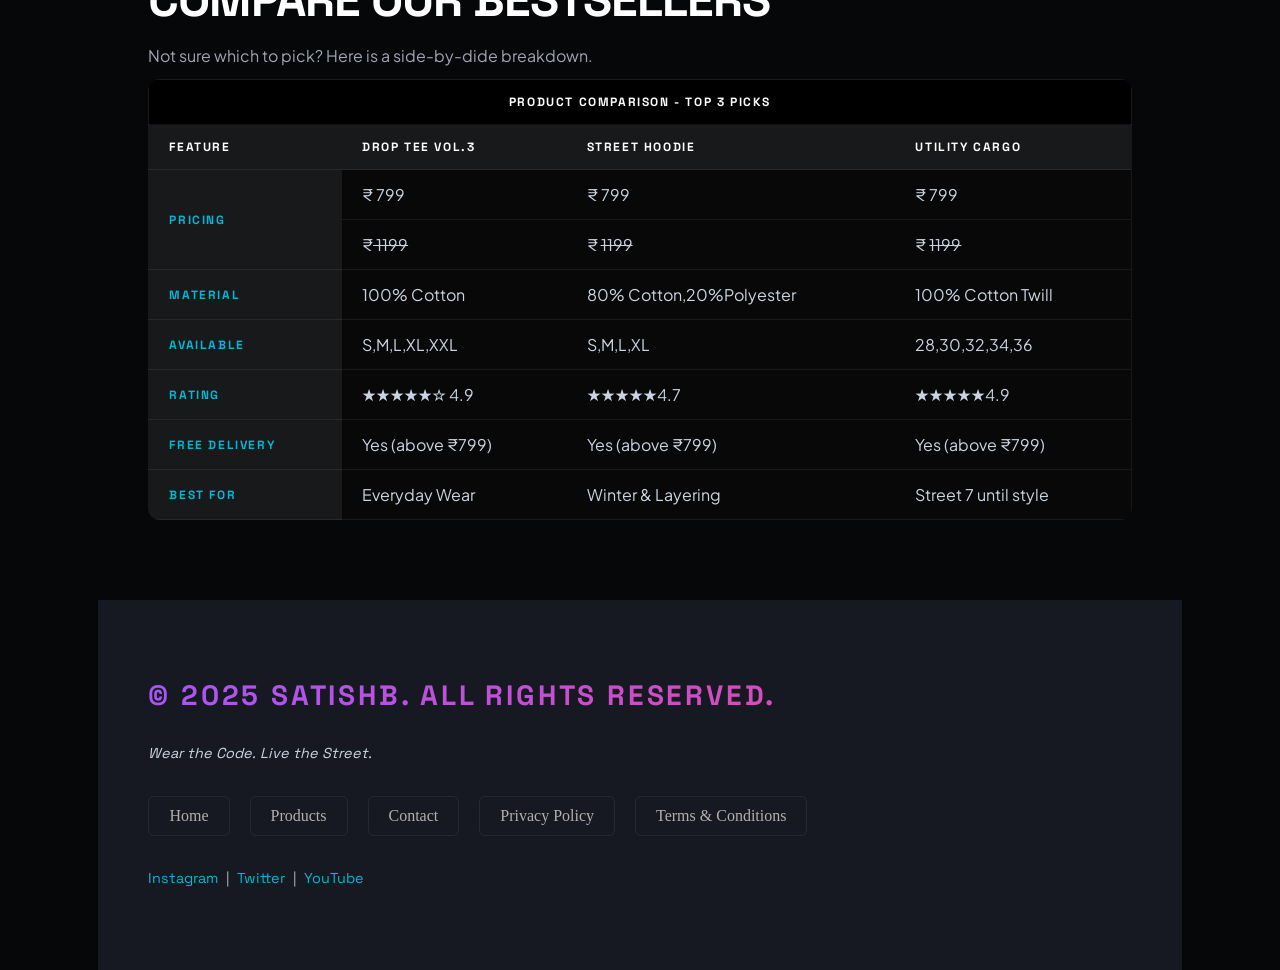
<file: products.html>
<!DOCTYPE html>
<html lang="en">

<head>
    <meta charset="UTF-8">
    <meta name="viewport" content="width=device-width, initial-scale=1.0">
    <title>SatishB. Tekyyon </title>
    <link rel="stylesheet" href="Style.css">
</head>

<body>

    <header>
        <h1>SatishB</h1>
        <!-- <p><em>Wear the Code, list the Street</em></p> -->
        <nav>
            <ul>
                <li><a href="index.html">Home</a></li>
                <li><a href="products.html">Products</a></li>
                <li><a href="ProductDetails.html">product Details</a></li>
                <li><a href="">contact</a></li>
                <li><a href="">Cart(0)</a></li>
            </ul>
        </nav>


    </header>
    <hr>

    <main>

        <section id="catalogue">
            <h2>The catalogue</h2>
            <p>Fresh drop, every Friday. <strong>Limited stock. no restocks.</strong> Every Showing <strong>8
                    products</strong></p>
        </section>


        <div id="product-layout">

            <section id="sidebar">
                <h2>Filter By</h2>
                <hr>
                <h3>category</h3>

                <ul>
                    <li>
                        <input type="checkbox" id="s-tshirts" name="category" value="t-shirt"> </input>
                        <label for="s-tshirts">T-Shirts</label>
                    </li>

                    <li>
                        <input type="checkbox" id="sa-tshirts" name="category" value="t-shirt"> </input>
                        <label for="sa-tshirts">Shose</label>
                    </li>

                    <li>
                        <input type="checkbox" id="sat-tshirts" name="category" value="t-shirt"> </input>
                        <label for="sat-tshirts">Co-Ord Sets</label>
                    </li>
                    <li>
                        <input type="checkbox" id="sati-tshirts" name="category" value="t-shirt"> </input>
                        <label for="sati-tshirts">Watch</label>
                    </li>
                    <li>
                        <input type="checkbox" id="satis-tshirts" name="category" value="t-shirt"> </input>
                        <label for="satis-tshirts">T-Shirts</label>
                    </li>

                </ul>

                <h3>Price Range ( &#8377;)</h3></strong>
                <form action="">
                    <label for="min">Min:</label>
                    <input type="number" id="min" placeholder="1" min="0">
                    <br>
                    <label for="max">Max:</label>
                    <input type="number" id="max" placeholder="10" max="10" m>
                </form>

                <br>
                <h3>Sort By</h3>
                <select name="short-by" id="short-by">
                    <option value="Most popular">Most popular</option>
                    <option value="Price: low to high">Price: low to high</option>
                    <option value="Price: High to low"> Price: High to low</option>
                    <option value="Newest First">Newest First</option>

                </select>
                <br><br>
                <button>Apply Filter</button>
                <button>Clear All </button>
            </section>

            <section id="products">
                <h2>All Product</h2>


                <div class="grid">

                    <article>

                        <figure>
                            <img src="image/image 5.jpeg" width="500" height="" alt="">
                            <figcaption> Oversized drop Tee Vol.3</figcaption>

                        </figure>
                        <h3>Oversized drop Tee Vol.3</h3>
                        <p> Category: T-Shirts</p>
                        <p>Price: &#8377 <strong>799</strong> &#8377 <s>1199</s>
                        </p>
                        <p><mark>
                                33% OFF
                            </mark></p>
                        <a href=""> View Details</a>
                        <button>Add to cart</button>

                    </article>

                    <article>
                        <figure>
                            <img src="image/image 6.jpeg" width="500" height="" alt="">
                            <figcaption> Oversized drop Tee Vol.3</figcaption>

                        </figure>
                        <h3>Oversized drop Tee Vol.3</h3>
                        <p> Category: T-Shirts</p>
                        <p>Price: &#8377 <strong>799</strong> &#8377 <s>1199</s>
                        </p>
                        <p><mark>
                                33% OFF
                            </mark></p>
                        <a href=""> View Details</a>
                        <button>Add to cart</button>
                    </article>

                    <article>

                        <figure>
                            <img src="image/image 4.jpeg" width="500" height="" alt="">
                            <figcaption> Oversized drop Tee Vol.3</figcaption>

                        </figure>
                        <h3>Oversized drop Tee Vol.3</h3>
                        <p> Category: T-Shirts</p>
                        <p>Price: &#8377 <strong>3999</strong> &#8377 <s>5999</s>
                        </p>
                        <p><mark>
                                33% OFF
                            </mark></p>
                        <a href=""> View Details</a>
                        <button>Add to cart</button>

                    </article>

                    <article>
                        <figure>
                            <img src="image/image 3.jpeg" width="500" height="" alt="">
                            <figcaption> Oversized drop Tee Vol.3</figcaption>

                        </figure>
                        <h3>Oversized drop Tee Vol.3</h3>
                        <p> Category: T-Shirts</p>
                        <p>Price: &#8377 <strong>799</strong> &#8377 <s>1199</s>
                        </p>
                        <p><mark>
                                33% OFF
                            </mark></p>
                        <a href=""> View Details</a>
                        <button>Add to cart</button>
                    </article>

                    <article>
                        <figure>
                            <img src="image/image 10.jpeg" width="500" height="" alt="">
                            <figcaption> Oversized drop Tee Vol.3</figcaption>

                        </figure>
                        <h3>Oversized drop Tee Vol.3</h3>
                        <p> Category: T-Shirts</p>
                        <p>Price: &#8377 <strong>799</strong> &#8377 <s>1199</s>
                        </p>
                        <p><mark>
                                33% OFF
                            </mark></p>
                        <a href=""> View Details</a>
                        <button>Add to cart</button>
                    </article>

                    <article>

                        <figure>
                            <img src="image/image 6.jpeg" width="500" height="" alt="">
                            <figcaption> Oversized drop Tee Vol.3</figcaption>

                        </figure>
                        <h3>Oversized drop Tee Vol.3</h3>
                        <p> Category: T-Shirts</p>
                        <p>Price: &#8377 <strong>799</strong> &#8377 <s>1199</s>
                        </p>
                        <p><mark>
                                33% OFF
                            </mark></p>
                        <a href=""> View Details</a>
                        <button>Add to cart</button>
                    </article>

                    <article>
                        <figure>

                            <img src="image/image 7.jpeg" width="500" height="" alt="">
                            <figcaption> Oversized drop Tee Vol.3</figcaption>

                        </figure>
                        <h3>Oversized drop Tee Vol.3</h3>
                        <p> Category: T-Shirts</p>
                        <p>Price: &#8377 <strong>3999</strong> &#8377 <s>5999</s>
                        </p>
                        <p><mark>
                                33% OFF
                            </mark></p>
                        <a href=""> View Details</a>
                        <button>Add to cart</button>
                    </article>

                    <article>
                        <figure>

                            <img src="image/image 8.jpeg" width="500" height="" alt="">
                            <figcaption> Oversized drop Tee Vol.3</figcaption>

                        </figure>
                        <h3>Oversized drop Tee Vol.3</h3>
                        <p> Category: T-Shirts</p>
                        <p>Price: &#8377 <strong>799</strong> &#8377 <s>1199</s>
                        </p>
                        <p><mark>
                                33% OFF
                            </mark></p>
                        <a href=""> View Details</a>
                        <button>Add to cart</button>
                    </article>

                    <article>
                        <figure>

                            <img src="image/image 9.jpeg" width="500" height="" alt="">
                            <figcaption> Oversized drop Tee Vol.3</figcaption>

                        </figure>
                        <h3>Oversized drop Tee Vol.3</h3>
                        <p> Category: T-Shirts</p>
                        <p>Price: &#8377 <strong>799</strong> &#8377 <s>1199</s>
                        </p>
                        <p><mark>
                                33% OFF
                            </mark></p>
                        <a href=""> View Details</a>
                        <button>Add to cart</button>

                    </article>


                    <article>
                        <figure>

                            <img src="image/image 4.jpeg" width="500" height="" alt="">
                            <figcaption> Oversized drop Tee Vol.3</figcaption>

                        </figure>
                        <h3>Oversized drop Tee Vol.3</h3>
                        <p> Category: T-Shirts</p>
                        <p>Price: &#8377 <strong>799</strong> &#8377 <s>1199</s>
                        </p>
                        <p><mark>
                                33% OFF
                            </mark></p>
                        <a href=""> View Details</a>
                        <button>Add to cart</button>
                    </article>


                    <article>
                        <figure>

                            <img src="image/image 11.jpeg" width="500" height="" alt="">
                            <figcaption> Oversized drop Tee Vol.3</figcaption>

                        </figure>
                        <h3>Oversized drop Tee Vol.3</h3>
                        <p> Category: T-Shirts</p>
                        <p>Price: &#8377 <strong>799</strong> &#8377 <s>1199</s>
                        </p>
                        <p><mark>
                                33% OFF
                            </mark></p>
                        <a href=""> View Details</a>
                        <button>Add to cart</button>

                    </article>

                    <article>
                        <figure>

                            <img src="image/image 12.jpeg" width="500" height="" alt="">
                            <figcaption> Oversized drop Tee Vol.3
                            </figcaption>

                        </figure>
                        <h3>Oversized drop Tee Vol.3</h3>
                        <p> Category: T-Shirts</p>
                        <p>Price: &#8377 <strong>799</strong> &#8377
                            <s>1199</s>
                        </p>
                        <p><mark>
                                33% OFF
                            </mark></p>
                        <a href=""> View Details</a>
                        <button>Add to cart</button>
                    </article>


                    <article>

                        <figure>

                            <img src="image/image 13.jpeg" width="500" height="" alt="">
                            <figcaption> Oversized drop Tee Vol.3
                            </figcaption>

                        </figure>
                        <h3>Oversized drop Tee Vol.3</h3>
                        <p> Category: T-Shirts</p>
                        <p>Price: &#8377 <strong>799</strong> &#8377
                            <s>1199</s>
                        </p>
                        <p><mark>
                                33% OFF
                            </mark></p>
                        <a href=""> View Details</a>
                        <button>Add to cart</button>
                    </article>


                    <article>
                        <figure>

                            <img src="image/image 14.jpeg" width="500" height="" alt="">
                            <figcaption> Oversized drop Tee Vol.3
                            </figcaption>

                        </figure>
                        <h3>Oversized drop Tee Vol.3</h3>
                        <p> Category: T-Shirts</p>
                        <p>Price: &#8377 <strong>799</strong> &#8377
                            <s>1199</s>
                        </p>
                        <p><mark>
                                33% OFF
                            </mark></p>
                        <a href=""> View Details</a>
                        <button>Add to cart</button>
                    </article>

                </div>

            </section>
        </div>

        <section class="best-sellers Compare-best-seller">
            <h2>
                Compare Our bestsellers
            </h2>
            <p>Not sure which to pick? Here is a side-by-dide breakdown.

            <table>

                <tr>
                    <th colspan="4">Product Comparison - Top 3 Picks</th>

                </tr>
                <tr>
                    <th>Feature</th>
                    <th>Drop tee Vol.3</th>
                    <th> Street hoodie</th>
                    <th>Utility cargo</th>
                </tr>
                <tr>
                    <th rowspan="2">Pricing</th>
                    <td>&#8377; 799</td>
                    <td>&#8377; 799</td>
                    <td>&#8377; 799</td>
                </tr>
                <tr>
                    <td>&#8377;<s> 1199</s></td>
                    <td>&#8377; <s> 1199</s></td>
                    <td>&#8377; <s> 1199</s></td>
                </tr>
                <tr>
                    <th>Material</th>
                    <td>100% Cotton</td>
                    <td>80% Cotton,20%Polyester</td>
                    <td>100% Cotton Twill</td>
                </tr>
                <tr>
                    <th>Available</th>
                    <td>S,M,L,XL,XXL</td>
                    <td>S,M,L,XL</td>
                    <td>28,30,32,34,36</td>
                </tr>
                <tr>
                    <th> Rating</th>
                    <td> &#9733;&#9733;&#9733;&#9733;&#9733;&#9734; 4.9</td>
                    <td>&#9733;&#9733;&#9733;&#9733;&#9733;4.7</td>
                    <td>&#9733;&#9733;&#9733;&#9733;&#9733;4.9</td>
                </tr>
                <tr>
                    <th>Free Delivery</th>
                    <td>Yes (above &#8377;799)</td>
                    <td>Yes (above &#8377;799)</td>
                    <td>Yes (above &#8377;799)</td>
                </tr>
                <tr>
                    <th>Best For</th>
                    <td>Everyday Wear</td>
                    <td>Winter & Layering</td>
                    <td>Street 7 until style</td>
                </tr>




            </table>





        </section>

    </main>

  
    <footer id="footer">
        <h3>&copy; 2025 SatishB. All rights reserved.</h3>
        <p><em>Wear the Code. Live the Street.</em></p>
        <nav>
            <ul>
                <li><a href="index.html">Home</a></li>
                <li><a href="products.html">Products</a></li>
                <li><a href="contact.html">Contact</a></li>
                <li><a href="#">Privacy Policy</a></li>
                <li><a href="#">Terms &amp; Conditions</a></li>
            </ul>
        </nav>

        <p>
            <a href="https://www.instagram.com/tekyyon?stkn=MWV4MnNpa290YmE3" target="_blank">Instagram</a>
            &nbsp;|&nbsp;
            <a href="https://twitter.com" target="_blank">Twitter</a>
            &nbsp;|&nbsp;
            <a href="https://www.youtube.com/@tekyyon" target="_blank">YouTube</a>
        </p>
    </footer>

</body>

</html>
</file>
<file: Style.css>
@import url('https://fonts.googleapis.com/css2?family=Plus+Jakarta+Sans:wght@300;400;500;600;700;800&family=Space+Grotesk:wght@400;500;600;700;800&display=swap');


* {
    padding: 0;
    margin: 0;
    box-sizing: border-box;
}

:root {
    /* Brand Theme Colors */
    --color-primary: #a855f7;
    --color-primary-glow: rgba(168, 85, 247, 0.25);
    --color-secondary: #ec4899;
    --color-secondary-glow: rgba(236, 72, 153, 0.25);
    --color-accent: #06b6d4;


    /* Base & Layout Backgrounds */
    --color-bg-base: #060709;
    --color-bg-section: #0c0d14;
    --color-bg-footer: #161922;
    --color-surface: #11131a;
    --color-surface-muted: #1e212f;


    /* Borders */
    --color-border: rgba(255, 255, 255, 0.07);


    /* Typography Text Colors */
    --white: #ffffff;
    --color-text-body: #cbd5e1;
    --color-text-muted: #9fa6b2;
    --font-display: 'Space Grotesk', sans-serif;
    --font-body: 'Plus Jakarta Sans', sans-serif;
    --radius-sm: 6px;
    --radius-md: 12px;
    --radius-lg: 20px;
    --shadow-sm: 0 4px 12px rgba(0, 0, 0, 0.5);
    --shadow-md: 0 12px 36px rgba(0, 0, 0, 0.7);
    --shadow-lg: 0 24px 64px rgba(0, 0, 0, 0.9);
    --gradient-accent: linear-gradient(135deg, var(--color-primary) 0%, var(--color-secondary) 100%);
    --gradient-secondary: linear-gradient(135deg, var(--color-accent) 0%, #3b82f6 100%);
}

html {
    font-size: 16px;
}

h1,
h2,
h3,
h4,
h5,
h6 {
    font-family: var(--font-display);
    font-weight: 700;
    line-height: 1.1;
    letter-spacing: -0.02em;
    color: var(--white);
}


h1 {
    font-size: clamp(2.4rem, 6vw, 5rem);
}

h2 {
    font-size: clamp(1.8rem, 4vw, 3rem);
}

h3 {
    font-size: clamp(1.2rem, 2.5vw, 1.75rem);
}

h4 {
    font-size: 1.125rem;
    font-weight: 600;
}

p {
    font-size: 1rem;
    line-height: 1.7;
    color: var(--color-text-muted);
}


small {
    font-size: 0.8rem;
    color: var(--color-text-muted);
}

strong {
    color: var(--white);
    font-weight: 600;
}

em {
    color: var(--color-text-body);
}

ul {
    list-style: none;
}

a {
    /* color: inherit; */
    color: rgb(180, 175, 175);
    text-decoration: none;
}


body {
    background-color: var(--color-bg-base);
    /* padding: 0px 1px; */
    padding-left: clamp(20px, 3vw, 40px);
    padding-right:clamp(20px, 3vw, 40px);
    opacity: 1;
}

header {
    position: fixed;
    background-color: rgba(4, 4, 4, 0.604);
    backdrop-filter: blur(10px);
    -webkit-backdrop-filter: blur(10px);
    display: flex;
    /* flex-direction: column; */

    left: 60px;
    right: 60px;
    border-bottom: 1px solid var(--color-border);
    justify-content: space-between;
    align-items: center;
    padding: 20px 30px;
    text-transform: uppercase;
    z-index: 10;
    /* flex-wrap: wrap; */
}

header nav ul {
    display: flex;
    gap: 20px;
    flex-wrap: wrap;
    justify-content: center;
}

header h1 {
    font-size: 1.3rem;
    letter-spacing: 0.07em;
    background: var(--gradient-accent);
    background-clip: text;
    -webkit-background-clip: text;
    color: transparent;
    -webkit-text-fill-color: transparent;
}


/* display: inline-block; */

header nav a {
    font-family: var(--font-display);
    color: var(--color-text-muted);
    padding: 12px 15px;
    border-radius: var(--radius-sm);
    font-weight: 600;
    text-wrap: nowrap;
    font-size: 0.8rem;
    text-align: center;
}


header nav a:hover {
    background-color: rgba(32, 31, 31, 0.605);
    color: var(--white);
}

header nav li:last-child a {
    background-color: var(--color-primary);
    color: var(--white);
    font-size: 0.7rem;
}

header nav li:last-child a:hover {
    background-color: var(--color-secondary);
}

main {
    /* padding-top: 80px; */
    padding: 80px 60px 0;
    
}

#hero {
    height: 95vh;
    display: flex;
    justify-content: space-between;
    align-items: center;
    padding: 0 30px;
}

.left-hero {
    display: flex;
    flex-direction: column;
    gap: 10px;
    max-width: 648px;
}

.left-hero h2 {
    font-size: 4.5rem;
    text-transform: uppercase;
}

#gradient-text {

    background: var(--gradient-accent);
    background-clip: text;
    -webkit-background-clip: text;
    color: transparent;
    -webkit-text-fill-color: transparent;
    font-size: 4.5rem;

}

#hero p {
    font-size: 1.1rem;
    font-family: var(--font-body);
    width: 500px;


}

#cta {
    display: flex;
    gap: 20px;
    margin-top: 50px;
    font-size: 0.8rem;
}

#cta a {
    padding: 13px 20px;
    border-radius: var(--radius-sm);
    text-transform: uppercase;
    font-family: var(--font-display);
    font-weight: 600;
    color: var(--white);
}

.btn1 {

    background: var(--gradient-accent);
    display: flex;
    justify-content: center;
    align-items: center;
    letter-spacing: 2px;

}

.btn1:hover {
    /* background-color: var(--color-primary); */

    box-shadow: 0 8px 20px rgba(223, 71, 190, 0.506);
    background: linear-gradient(135deg, #a54ef7 0%, #f2459b 100%);

    animation: btn1-animate 0.9s infinite alternate;

}

@keyframes btn1-animate {
    0% {

        transform: translatey(0);
    }

    100% {

        transform: translatey(-4px);

    }
}

.btn2 {
    border: 2px solid rgba(104, 104, 104, 0.926);
    letter-spacing: 1px;
}

.btn2:hover {
    background-color: rgba(255, 255, 255, 0.07);
    border-color: var(--white);
    animation: btn2-animate 0.9s infinite alternate;
}

@keyframes btn2-animate {
    0% {

        transform: translateY(0);
    }

    100% {

        transform: translateY(-2px);

    }
}

.right-hero {
    display: flex;
    justify-content: center;
    align-items: center;
    height: 100px;
    position: relative;
    margin-right: 100px;
}

.right-hero img {
    height: 400px;
    width: 300px;
    object-fit: cover;
    border-radius: var(--radius-lg);
    z-index: 1;
    box-shadow: var(--radius-lg);
    animation: figure-animate 3s infinite alternate;
}


@keyframes figure-animate {
    0% {

        transform: translateY(0);
    }

    100% {

        transform: translateY(-30px);

    }

}

.right-hero img:hover {
    box-shadow: var(--shadow-lg);
    border: 1px solid var(--color-primary);
    border: 1px solid var(--color-primary);
}


/* photo ke byground me color dene ke liye */
.glow {
    width: 300px;
    height: 300px;
    border-radius: 50%;
    position: absolute;
    z-index: -2;
    filter: blur(50px);
    /* opacity: 0.5; */
    animation: orb-animate 3s infinite 1s alternate;

}

@keyframes orb-animate {

    0% {
        opacity: 0.3;
    }

    100% {
        opacity: 0.9;
    }
}

.orb1 {
    bottom: -50%;
    right: 30%;
    background-color: var(--color-primary);
    animation: orb1-animate 3s infinite 3s alternate;
}

@keyframes orb1-animate {

    0% {
        opacity: 0.3;
    }

    100% {
        opacity: 0.9;
    }
}

.orb2 {
    left: 30%;
    right: 20%;
    background-color: var(--color-secondary);
}


/* this week's Drop */
#this {
    background-color: rgb(#0C0D14);
    padding: 70px 50px;
}

#this h2 {
    text-transform: uppercase;
}

#this>p {
    margin: 15px 0;
    font-family: var(--font-body);
}

/* Cards  */

.cards {
    display: flex;
    flex-wrap: wrap;
    gap: 20px;
    margin-top: 40px;

}

/*  Me adjust karne per chota ho jata h */

/* .cards{
    display: grid;
    grid-template-columns: repeat(3,1fr);
    gap: 10px;
} */

.cards article,
.grid article {
    flex: 1 1 260px;
    display: flex;
    flex-direction: column;
    padding: 10px;
    border-radius: var(--radius-lg);
    overflow: hidden;
    border: 1px solid var(--color-border);
}

figure {
    /* position: relative; */
    overflow: hidden;
    aspect-ratio: 4/5;
    padding: 10px;
    border-radius: 40px;
    overflow: hidden;
}

.grid article figure {
    aspect-ratio: 4/4;
}

figcaption {
    display: none;
}

figure img {
    width: 100%;
    height: 100%;
    object-fit: cover;
    transition: all 0.2s linear 0s;

}


article {
    position: relative;
    transition: all 0.5s linear 0s;
}

article h3 {
    padding: 10px 20px 0;
    font-size: 1rem;
}

article p:first-of-type {
    padding: 0 20px;
    font-family: var(--font-body);
    font-size: 0.85rem;
}

article p span {
    color: var(--color-primary);
    font-weight: 700;
}

article p:nth-of-type(2) {
    padding: 20px 20px;
    font-family: var(--font-display);
}

article p:nth-of-type(2) s {
    font-size: var(--font-display);
}

article p:nth-of-type(3) mark {
    background: var(--gradient-accent);
    padding: 7px 15px;
    border-radius: var(--radius-lg);
    color: var(--white);
    font-family: var(--font-display);
    font-weight: 600;
    position: absolute;
    top: 4%;
    right: 6%;
}

/* view Details */
article>a {
    color: var(--color-accent);
    text-decoration: underline;
    text-transform: uppercase;
    letter-spacing: 0.1rem;
    font-family: var(--font-display);
    text-underline-offset: 2px;
    padding: 4px 20px 10px;
}

article>a:hover {
    color: var(--color-secondary);

}

article>button {
    margin: 10px;
    padding: 10px 20px;
    border-radius: var(--radius-sm);
    border: none;
    font-family: var(--font-display);
    text-transform: uppercase;
    font-weight: 600;
    transition: 0.3s;
}

article>button:hover {
    color: var(--white);
    background-color: var(--color-primary);
    cursor: pointer;
}

article:hover {
    border: 1px solid var(--color-primary);
    box-shadow: 0 10px 10px var(--color-primary-glow);
    transform: translatey(-10px);
}

article:hover>figure img {
    transform: scale(1.1);
}


/* best seller   */

.best-sellers {
    padding: 80px 50px;
}

.best-sellers h2 {
    text-transform: uppercase;
    margin-bottom: 15px;
}

.best-sellers table {

    width: 100%;
    /* border: 1px solid white; */
    border-radius: var(--radius-md);
    overflow: hidden;
    border-collapse: collapse;
}

th[colspan="5"] {
    background: var(--gradient-accent);
    padding: 12px 0;
    font-family: var(--font-display);
    letter-spacing: 0.1rem;
    text-transform: uppercase;
    font-size: 1rem;
    text-align: center;
    color: white;
}

th {
    padding: 14px 20px;
    text-align: left;
    background-color: rgba(255, 255, 255, 0.07);
    font-family: var(--font-display);
    text-transform: uppercase;
    color: var(--color-text-muted);
    letter-spacing: 0.1rem;
    font-size: 0.75rem;
}

td {
    padding: 14px 20px;
    font-family: var(--font-body);
    color: var(--color-text-body);
    background-color: rgba(10, 9, 9, 0.605);
    border-top: 1px solid var(--color-border);
}

tr:hover td {
    background-color: rgba(255, 255, 255, 0.07);
}

#best-seller-month tr:hover td:first-child {
    color: var(--color-secondary);
}

/* why satishB ? */

#why-satishb {
    padding-bottom: 80px 50px;
    color: white;
}

#why-satishb h2 {
    text-transform: uppercase;
    margin-bottom: 5px;
}

#why-satishb p {
    font-family: var(--font-body);
    margin-bottom: 5px;
}

#why-satishb ul {
    display: flex;
    flex-wrap: wrap;
    gap: 20px;
    margin: 50px 0;

}


#why-satishb ul li {
    flex: 1 1 240px;
    background-color: var(--color-surface);
    padding: 24px;
    border-radius: var(--radius-md);
    border: 1px solid var(--color-border);
    border-left: 4px solid var(--color-primary);
    font-family: var(--font-body);
    color: var(--color-text-muted);
    font-size: 0.9rem;
}

#why-satishb ul li:hover {

    border-left: 4px solid var(--color-secondary);
}

#why-satishb ul li {
    border-left: 4px solid var(--color-primary);
}

#why-satishb ul li strong {
    display: block;
    font-family: var(--font-display);
    margin-bottom: 10px;
    font-size: 1.2rem;
}

/* our promise */

#why-satishb dl {
    margin: 10px;
    border: 1px solid var(--color-border);
    display: flex;
    flex-wrap: wrap;
    padding: 30px 0;
    gap: 10px;
}

#why-satishb dl section {
    flex: 1 1 270px;
    border: 1px solid var(--color-border);
    padding: 24px;
    border-radius: var(--radius-md);

}

#why-satishb dl section:hover {
    background-color: rgba(255, 255, 255, 0.07);
    border: 1px solid var(--color-primary);

}

#why-satishb dl dt {

    color: var(--color-accent);
    font-family: var(--color-primary);
    margin-bottom: 10px;
    text-transform: uppercase;
}

#why-satishb dl dd {
    font-family: var(--font-body);
    color: var(--color-text-muted);
    font-size: 0.9rem;
}

/* get-early */

#get-early {
    background-color: var(--color-surface);
    text-align: center;
    padding: 120px 30px;
}

#get-early h2 {
    text-transform: uppercase;
    padding: 15px 0;
}

#get-early p {
    font-family: var(--font-body);
    padding: 15px 0;
    font-size: 1rem;
    max-width: 550px;
    margin: auto;
}

/* #get-early form label  {
    display: none; 
    } */

#get-early form {
    display: flex;
    /* justify-content: center; */
    margin: auto;
    border: 1px solid var(--color-border);
    border-radius: var(--radius-sm);
    max-width: 520px;
    overflow: hidden;
}

#get-early input {
    flex: 1;
    padding: 14px 30px;
    background-color: transparent;
    border: none;
    outline: none;
    color: white;
    font-family: var(--font-body);
    font-size: 1.1rem;
    background-color: rgba(36, 36, 36, 0.234);
}

/* placceholder */
#get-early input [ type="text"]::placeholder {
    font-size: 1.1rem;
}

#get-early button {
    font-family: var(--font-display);
    letter-spacing: .2rem;
    background: var(--gradient-accent);
    text-transform: uppercase;
    padding: 14px 30px;
    border: none;
    color: white;
    font-weight: 650;
}

#get-early small {
    font-family: var(--font-body);
}

/* footer */

#footer {
    background-color: var(--color-bg-footer);
    padding: 80px 50px;
    margin: 0px 60px 0px;
}

#footer h3 {
    text-transform: uppercase;
    background: var(--gradient-accent);
    background-clip: text;
    -webkit-background-clip: text;
    color: transparent;
    -webkit-text-fill-color: transparent;
    letter-spacing: 0.1em;
    margin-bottom: 10px;
}

#footer p {
    font-size: 1rem;
    font-family: var(--font-display);
}

#footer nav ul {
    display: flex;
    gap: 20px;
    margin: 30px 0;
  
}

#footer nav ul li {
    border: 1px solid var(--color-border);
    border-radius: var(--radius-sm);
    padding: 10px 20px;
      max-width: 486px ;
}

#footer nav ul li:hover {
    border: 1px solid var(--color-primary);

}

#footer p {
    margin-top: 30px;
    font-size: 0.9rem;

}

#footer p a {
    color: var(--color-accent);

}


#footer p a:hover {
    color: var(--color-secondary);

}

/* products.html */

#catalogue {
    padding: 100px 4px;
}

#catalogue h2 {
    text-transform: uppercase;
    font-size: 4rem;
    padding-bottom: 20px;
}

#catalogue p {

    font-family: var(--font-body);
    font-size: 1.1rem;
}

#product-layout {
    /*  sidebar + products ( heading + grid ) */
    display: grid;
    grid-template-columns: 280px 1fr;
    background-color: var(--color-bg-section);
    padding: 60px;
    position: relative;
    align-items: start;
    padding-left: 1px;

}




/* SIDEBAR */

#sidebar {
    background-color: #171822;
    border-radius: var(--radius-md);
    padding: 20px;
    position: sticky;
    top: 100px;
    height: auto;
    margin-right: 20px;

}

#sidebar h2 {
    text-transform: uppercase;
    color: var(--color-primary);
    font-size: 1rem;
    letter-spacing: 0.2em;
    padding-bottom: 10px;
}

#sidebar hr {
    opacity: 0.1;
    height: 0.5px;
}

#sidebar h3 {
    padding: 28px 0;
    font-size: 0.8rem;
    text-transform: uppercase;
    letter-spacing: 0.1em;
}

#sidebar ul {
    display: flex;
    flex-direction: column;
    gap: 20px;
    color: var(--color-text-muted);
    font-family: var(--font-body);
}

#sidebar ul li {
    display: flex;
    gap: 10px;
}

#sidebar input[ type="checkbox"] {
    accent-color: var(--color-primary);
    width: 15px;
    height: 20px;
    cursor: pointer;
}

#sidebar label {
    cursor: pointer;
    color: var(--color-text-muted);
    font-family: var(--font-body);

}

#sidebar input[type="number"] {
    width: 100%;
    margin: 10px 0;
    padding: 5px 10px;
    background-color: rgba(0, 0, 0, 0.9);
    border: 1px solid var(--color-border);
    border-radius: var(--radius-sm);
    outline: none;
    color: white;
    font-size: 0.8;
}

#sidebar input[type="number"]:focus {
    border-color: var(--color-primary);
}

#sidebar select {
    width: 100%;
    margin: 10px 0;
    padding: 5px 10px;
    background-color: rgba(0, 0, 0, 0.9);
    border: 1px solid var(--color-border);
    border-radius: var(--radius-sm);
    outline: none;
    color: white;
    font-size: 0.8;
}


#sidebar button {
    width: 100%;
    margin: 10px 0;
    padding: 5px 10px;
    border: 1px solid var(--color-border);
    border-radius: var(--radius-sm);
    outline: none;
    font-size: 0.9rem;
    font-family: var(--font-display);
    text-transform: uppercase;
    font-weight: 600;
    cursor: pointer;
}

#sidebar button:nth-of-type(2) {
    background-color: transparent;
    color: var(--color-text-muted);
}

#sidebar button:nth-of-type(1):hover {
    background: var(--color-secondary);

}

/*    GRID + PRODUCTS  */

.grid {
    display: grid;
    grid-template-columns: repeat(auto-fit, minmax(240px, 1fr));
    gap: 20px;
}

#products h2 {
    text-transform: uppercase;
    font-size: 2rem;
    color: var(--color-text-muted);
    padding-bottom: 20px;
}

/* PRODUCT BEST SELLER */
.Compare-best-seller p {
    font-size: 1rem;
    font-family: var(--font-body);
    margin-bottom: 10px;
}

.Compare-best-seller table tr:first-child th {
    background-color: black;
    text-align: center;
    color: white;
}

.Compare-best-seller table tr:first-child th {
    border: none;
}

.Compare-best-seller table tr:nth-of-type(2) th {
    color: white;
}

.Compare-best-seller table tr th {
    color: var(--color-accent);
}

.Compare-best-seller table tr {
    border: 1px solid var(--color-border);
}

/*  Products Details  */

nav[aria-label="breadcrumb"] {
    display: inline-block;
    padding: 15px 30px;
    color: var(--color-text-muted);
    font-family: var(--font-body);
    font-size: .8rem;
}

nav[aria-label="breadcrumb"] a {
    display: inline-block;
    padding: 0 3px;
    color: var(--color-primary);
}

nav[aria-label="breadcrumb"] a:hover {
    color: var(--color-secondary);
}

#product-detail {
    display: flex;
    padding: 40px 30px;
    flex-wrap: wrap;
    justify-content: center;
    gap: 40px;

}

#product-detail figure {
    flex: 0 0 50%;
}

#product-detail div {
    flex: 1;
}

.product-detail-left option {
    background: var(--color-surface-muted);
}

.product-detail-left h2 {
    text-transform: uppercase;
    margin-bottom: 20px;
    font-size: 3rem;
}

.product-detail-left p {
    font-family: var(--font-body);
    font-size: 1.05rem;
    margin-bottom: 40px;
}

.product-detail-left mark {
    background: var(--gradient-accent);
    padding: 8px 16px;
    border-radius: var(--radius-lg);
    color: var(--white);
    font-family: var(--font-display);
    font-weight: 600;
    top: 4%;
    right: 7%;
    font-size: 0.8rem;
}

.product-detail-left p:nth-of-type(2) {
    display: flex;
    align-items: center;
    gap: 15px;
    margin-bottom: 10px;

}

.product-detail-left p:nth-of-type(2) strong {
    font-size: 2.5rem;
    font-family: var(--font-display);

}

.product-detail-left label {
    display: block;
    color: white;
    text-transform: uppercase;
    font-family: var(--font-display);
    letter-spacing: 0.1em;
    font-size: 0.9rem;
}

.product-detail-left input[type="number"],
.product-detail-left select {

    background-color: rgba(255, 255, 255, 0.07);
    border: 1px solid var(--color-border);
    outline: none;
    padding: 10px 20px;
    margin: 10px 0;
    width: 100%;
    max-width: 300px;
    color: white;
    border-radius: var(--radius-sm);

}

.product-detail-left input[type="number"]:focus,
.product-detail-left select:focus {

    border-color: var(--color-primary);

}


.product-detail-left a {
    margin-left: 10px;
    font-family: var(--font-body);
    text-decoration: underline;
    color: var(--color-accent);
    font-size: 0.9rem;
    text-underline-offset: 4px;
}

.product-detail-btns {
    display: flex;
    gap: 10px;

}

.product-detail-btns button {
    flex: 1;
    padding: 10px;
    font-size: 1.1rem;
    text-transform: uppercase;
    font-family: var(--font-display);
    border: none;
    border-radius: var(--radius-sm);
    color: white;
    font-weight: 500;
}

.product-detail-btns button:first-child {
    flex: 1.5;
    background: var(--gradient-accent);
}

.product-detail-btns button:nth-of-type(2) {
    background-color: transparent;
    border: 1px solid white;
}

.product-detail-btns button:nth-of-type(2):hover {
    background-color: white;
    color: black;
}

.product-detail-left ul {
    color: white;
    display: flex;
    flex-direction: column;
    gap: 10px;
    padding: 30px;
    border: 1px solid var(--color-border);
    border-left: 3px solid var(--color-accent);
    background-color: var(--color-surface);
    border-radius: var(--radius-md);
}

.product-detail-left ul li {
    color: var(--color-text-muted);
    font-family: var(--font-body);
}

#size-chart {
    padding: 70px;
    background-color: var(--color-bg-section);
}

#size-chart h2 {
    text-transform: uppercase;
    margin: 10px 0;
    font-size: 2.5rem;
}

#size-chart p {
    font-family: var(--font-body);
}

#size-chart caption {
    color: var(--color-text-muted);
    margin-top: 30px;
    margin-bottom: 10px;
    font-family: var(--font-body);
    font-size: 0.9rem;
}

#size-chart table tr:first-child th {
    background-color: black;
    color: white;
    text-align: center;
}

#size-chart table tr:nth-of-type(2) th {
    color: white;
}


#size-chart table tr th,
#size-chart table tr td {
    background-color: #11141B;
}

#size-chart table tr:hover th,
#size-chart table tr:hover td {
    background-color: #11141b81;
}

#product-details {
    color: white;
    padding: 80px 40px;

}

#product-details h2 {
    font-size: 2.5rem;
}

#product-details dl {
    display: flex;
    flex-direction: column;
    gap: 10px;
    flex-wrap: wrap;
}

#product-details dl div {
    display: flex;
    border-top: 1px solid var(--color-border);
    width: 100%;
    max-width: 800px;
    gap: 10px;
    padding: 8px 0;
    margin-top: 10px;
    align-items: center;
    flex-wrap: wrap;
}

#product-details dl div dt {
    flex: 1 1 100px;
    color: var(--color-text-muted);
    font-family: var(--font-display);
}

#product-details dl div dd {
    flex: 2;
    font-family: var(--font-body);
}

.customer-reviews {
    background-color: var(--color-bg-section);
    padding: 50px 30px;
}

.customer-reviews h2 {
    text-transform: uppercase;
    padding: 10px 0;
    font-size: 2rem;
}

.customer-reviews p {
    font-family: var(--font-body);
    color: var(--color-text-muted);
    font-size: 0.8rem;
}

.customer-reviews-details {
    display: flex;
    gap: 20px;
    margin: 10px 0;
}

.customer-reviews-details article {
    flex: 1;
    border-radius: var(--radius-sm);
    border: 1px solid var(--color-border);
    background-color: var(--color-surface);
    padding: 20px;
}


.customer-reviews-details article p:first-of-type {
    color: #F59E0D;
}

.customer-reviews-details small {
    color: white;
}

.might-also-like {
    padding: 50px 30px;
}

.might-also-like h3 {
    padding: 30px 0;
}

.also-like-items {
    display: flex;
    gap: 20px;
    flex-wrap: wrap;


}


.also-like-items article {
    flex: 1;
    border: 1px solid var(--color-border);
    border-radius: var(--radius-lg);
    height: 600px;


}

.also-like-items article figure {
    aspect-ratio: 1;

}

.also-like-items article p {
    padding: 20px;
}



/* contact.html page */

.get-in-touch {
    padding: 140px 70px;
}

.get-in-touch h2 {
    font-size: 4.5rem;
    text-transform: uppercase;
}

.get-in-touch p {
    padding-top: 10px;
    font-family: var(--font-body);
}

.details {
    background-color: var(--color-bg-section);
    display: flex;
    padding: 100px 70px;
    gap: 70px;
    align-items: flex-start;
}

.send-us-message {
    flex: 1;
    padding-top: 80px;
}

.our-details {
    flex: 0 0 360px;
}

.send-us-message h2,
.our-details h2 {
    font-size: 1.5rem;
    text-transform: uppercase;
}

.send-us-message fieldset {
    background-color: var(--color-surface);
    border-radius: var(--radius-md);
    border: 1px solid var(--color-border);
    margin-top: 20px;
    padding: 30px;
}

.send-us-message legend {
    color: var(--color-primary);
    text-transform: uppercase;
    font-family: var(--font-display);
    font-weight: 500;
    font-size: 0.8rem;
}

.send-us-message label {
    display: block;
    color: var(--white);
    text-transform: uppercase;
    font-family: var(--font-display);
    font-size: 0.8rem;
    padding: 20px 0 10px;
}

.send-us-message input[type="email"],
.send-us-message input[type="text"],
.send-us-message input[type="tel"],
.send-us-message select,
.send-us-message textarea {
    width: 100%;
    border-radius: var(--radius-sm);
    border: 1px solid var(--color-border);
    background-color: rgba(0, 0, 0, 0.5);
    padding: 20px 10px;
    font-size: 0.9rem;
    color: white;
    outline: none;
}

.send-us-message input:focus,
.send-us-message select:focus,
.send-us-message textarea:focus {
    border-color: var(--color-primary);
}

.send-us-message small {
    display: block;
    font-family: var(--font-body);
    padding-top: 5px;
}

.consent {
    display: flex;
    align-items: center;
    gap: 10px;
    margin: 20px 0;
}

.consent input {
    width: 20px;
    height: 20px;
    accent-color: var(--color-primary);
}

.consent label {
    padding: 0;
}

.send-us-message input::placeholder,
.send-us-message select::placeholder,
.send-us-message textarea::placeholder {
    font-family: var(--font-body);
}

.contact-btns {
    display: flex;
    margin: 40px 0;
    gap: 10px;
}

.contact-btns button {
    padding: 10px 20px;
    border-radius: var(--radius-sm);
    outline: none;
    border: 1px solid var(--color-border);
    font-family: var(--font-display);
    text-transform: uppercase;
    font-weight: 500;

}

.contact-btns button:first-child {

    background: var(--gradient-accent);
    color: white;
    border: none;
}

.contact-btns button:last-child {

    color: var(--color-text-muted);
    background: none;
}

.send-us-message input[type="file"] {
    color: var(--color-text-muted);
}

.our-details {
    position: sticky;
    top: 100px;
}

.our-details address {
    background-color: var(--color-surface);
    padding: 40px;
    border: 1px solid var(--color-border);
    border-left: 3px solid var(--color-primary);
    color: white;
    margin: 30px 0;
    border-radius: var(--radius-md);
    font-style: normal;
    font-family: var(--font-body);
    color: var(--color-text-muted);

}

.our-details address strong {
    font-size: 1.3rem;
    font-family: var(--font-display);
    margin-bottom: 20px;
    display: inline-block;
}

.our-details address a {
    color: var(--color-accent);
    text-decoration: underline;
    text-underline-offset: 5px;
    margin-bottom: 10px;
    display: inline-block;
}

.our-details address a:hover {
    color: var(--color-secondary);
}

.our-details div:first-of-type {
    margin-top: 50px;
    margin-bottom: 30px;
}

.our-details div:first-of-type h3,
.our-details div:last-of-type h3 {
    font-size: 0.8rem;
    padding-bottom: 7px;
    color: var(--color-text-muted);
    letter-spacing: .1em;
    text-transform: uppercase;
}

.our-details div:first-of-type table {
    border-collapse: collapse;
    border-radius: var(--radius-md);
    overflow: hidden;
}

.our-details div:last-of-type ul {
    display: flex;
    flex-direction: column;
    gap: 10px;
}


.our-details div:last-of-type ul li {
    border: 1px solid var(--color-border);
    border-radius: var(--radius-sm);
    padding: 15px 25px;
    font-family: var(--font-body);
    background-color: var(--color-surface);
}

.our-details div:last-of-type ul li:hover {
    color: var(--white);
    border-color: var(--color-primary);
}

.common-questions {
    padding: 80px 40px;
    color: white;

}

.common-questions h2 {
    text-transform: uppercase;

}

.common-questions p {
    font-family: var(--font-body);

}

.common-questions details {
    font-family: var(--font-body);
    border-top: 1px solid var(--color-border);
    padding: 30px 0;
    list-style: none;
}

.common-questions details:last-of-type {
    border-bottom: 1px solid var(--color-border);
}

.common-questions summary {
    list-style: none;
    display: flex;
    justify-content: space-between;
    align-items: center;
    font-family: var(--font-display);
    font-weight: 500;
}

.common-questions summary::after {
    content: "+";
    font-size: 2rem;
    font-weight: 500;
    transition: all 0.1s linear;
}

.common-questions details[open] {
    color: var(--color-primary);
}

.common-questions details[open] summary::after {
    color: var(--color-secondary);
    transform: rotate(45deg);
}

.common-questions p {
    padding-top: 30px;
    width: 100%;
    max-width: 900px;
}




@media (max-width: 1200px) {

    header {

        left: 0px;
        right: 0px;

    }

    #hero {
        flex-direction: column;
        text-align: center;
    }

    .left-hero {
        justify-content: center;
        align-items: center;
    }
}

@media (max-width: 992px) {
    header {
        flex-direction: column;
        gap: 10px;
    }

    header nav a {
        padding: 6px 10px;
        font-size: 0.9rem;
    }

    nav[aria-label="breadcrumb"] {
        margin-top: 20px;
    }
}


@media (max-width: 768px) {

    header {
        position: static;

    }

    main {
        padding-top: 0;
    }


    .best-sellers,
    #size-chart {
        padding: 60px 10px;

    }


    .table-scroll {
        overflow-x: auto;

        /* scrollbar-width: none; */

    }


    #product-layout {
        display: flex;
        flex-direction: column;
        padding: 20px 10px;
    }

    #sidebar {
        position: static;
        width: 100%;
    }


    .customer-reviews {
        padding: 60px 10px;
    }

    .customer-reviews p {
        font-size: 0.9rem;
    }

    .get-in-touch {
        padding: 70px 30px;
    }


    .details {
        flex-direction: column;
        padding: 20px;
        gap: 70px;
    }


    .details section {
        flex: 1;
    }

    .our-details {
        position: static;
        width: 100%;
    }

    table {
        min-width: 400px;
        width: 100%;
    }

    .send-us-message fieldset {
        margin-top: 10px;
        padding: 15px;
    }

    .send-us-message {
        flex: 1;
        padding-top: 40px;
    }


    .contact-btns {
        flex-direction: column;
    }

    .contact-btns button {
        flex: 1;
    }

    nav[aria-label="breadcrumb"] {
        margin-top: 5px;
    }

    .customer-reviews-details {
        flex-direction: column;
    }

    .also-like-items {
        flex-direction: column;
    }


}

@media (max-width : 480px) {

    header {
        padding: 20px 15px;
    }

    #cta {
        flex-direction: column;
    }

    #get-early form {
        flex-direction: column;

    }

    #week-drop {
        padding: 40px 10px;
    }

    body {
        padding: 0;
    }

    .footer li{
        max-width: 486px;
    }

}
</file>
